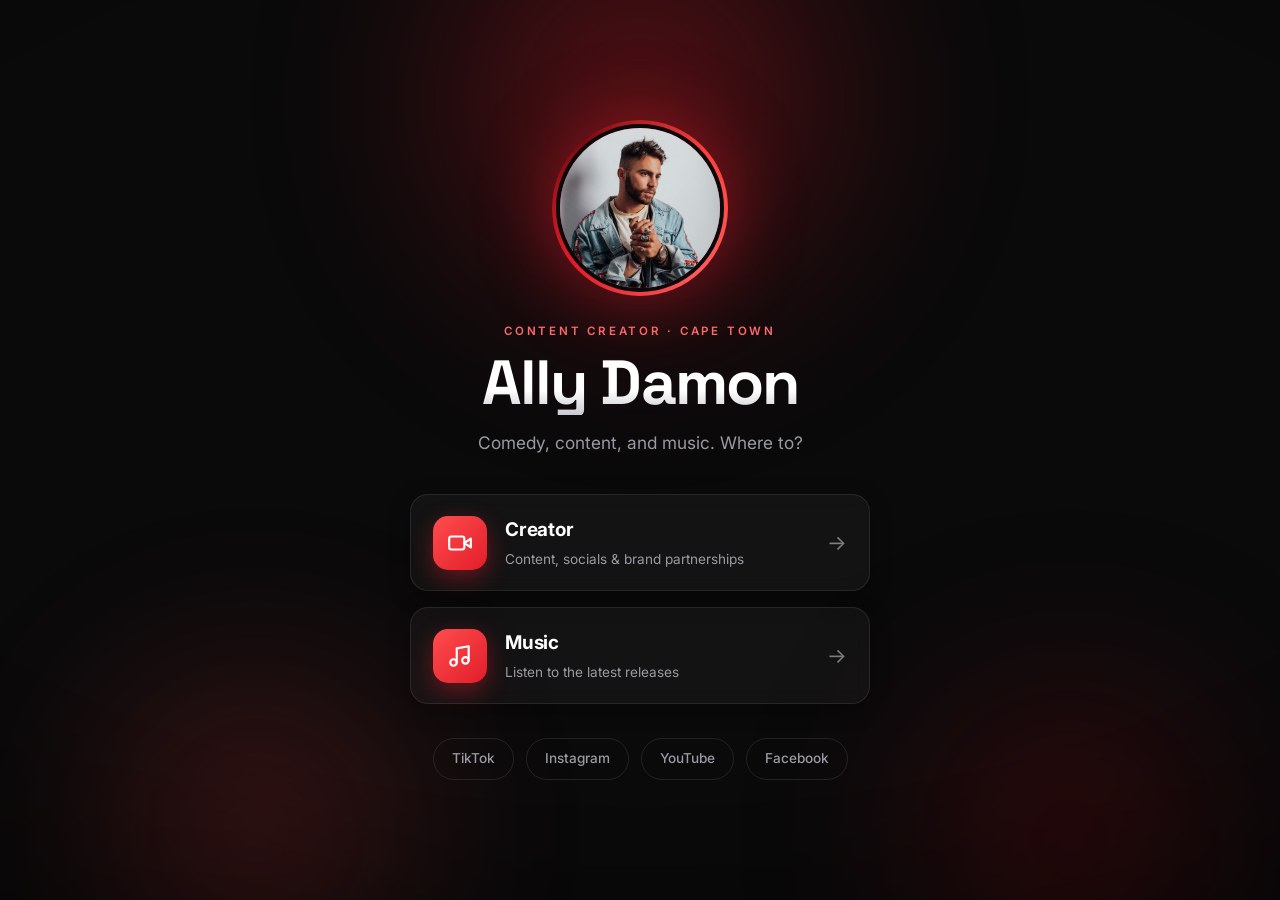
<file: index.html>
<!DOCTYPE html>
<html lang="en">
<head>
  <meta charset="UTF-8" />
  <meta name="viewport" content="width=device-width, initial-scale=1.0" />
  <title>Ally Damon</title>
  <meta name="description" content="Ally Damon — South African content creator, actor, and musician. His official home for comedy, content, and music." />
  <meta property="og:title" content="Ally Damon" />
  <meta property="og:description" content="Ally Damon’s official home for comedy, content, and music." />
  <meta property="og:type" content="website" />
  <meta property="og:url" content="https://www.theallydamon.com/" />
  <link rel="canonical" href="https://www.theallydamon.com/" />
  <script type="application/ld+json">
  {
    "@context": "https://schema.org",
    "@type": "Person",
    "@id": "https://www.theallydamon.com/#ally-damon",
    "name": "Ally Damon",
    "url": "https://www.theallydamon.com/",
    "image": "https://www.theallydamon.com/assets/ally-medium.jpg",
    "description": "Ally Damon is a South African content creator, music artist and actor based in Cape Town, best known for comedy on South African culture and everyday life.",
    "jobTitle": ["Content Creator", "Music Artist", "Actor"],
    "gender": "Male",
    "pronouns": "he/him",
    "homeLocation": {
      "@type": "Place",
      "name": "Cape Town, South Africa"
    },
    "sameAs": [
      "https://www.instagram.com/theallydamon",
      "https://www.tiktok.com/@theallydamon",
      "https://www.youtube.com/@theallydamon",
      "https://www.facebook.com/share/1AJPrdHmQT/?mibextid=wwXIfr"
    ]
  }
  </script>
  <link rel="icon" href="/favicon.ico" sizes="any" />
  <link rel="icon" type="image/png" sizes="32x32" href="/assets/favicon-32x32.png" />
  <link rel="icon" type="image/png" sizes="16x16" href="/assets/favicon-16x16.png" />
  <link rel="apple-touch-icon" href="/assets/apple-touch-icon.png" />
  <link rel="preconnect" href="https://fonts.googleapis.com" />
  <link rel="preconnect" href="https://fonts.gstatic.com" crossorigin />
  <link href="https://fonts.googleapis.com/css2?family=Inter:wght@400;500;600;700;800&family=Space+Grotesk:wght@500;600;700&display=swap" rel="stylesheet" />
  <link rel="stylesheet" href="styles.css" />
</head>
<body>
  <main class="splash">
    <div class="splash-bg" aria-hidden="true">
      <span class="blob b1"></span>
      <span class="blob b2"></span>
      <span class="blob b3"></span>
    </div>

    <div class="splash-inner">
    <div class="splash-photo-wrap">
      <img class="splash-photo" src="assets/ally-medium.jpg" alt="Ally Damon"
           onerror="this.parentElement.style.display='none'" />
    </div>

    <span class="splash-eyebrow">Content Creator · Cape Town</span>
    <h1>Ally Damon</h1>
    <p class="tagline">Comedy, content, and music. Where to?</p>

    <div class="splash-actions">
      <a class="splash-btn" href="creator.html">
        <span class="sb-icon">
          <svg viewBox="0 0 24 24" fill="none" stroke="currentColor" stroke-width="2" stroke-linecap="round" stroke-linejoin="round"><path d="m22 8-6 4 6 4V8Z"/><rect width="14" height="12" x="2" y="6" rx="2"/></svg>
        </span>
        <span class="sb-text">
          <span class="sb-title">Creator</span>
          <span class="sb-sub">Content, socials &amp; brand partnerships</span>
        </span>
        <span class="sb-arrow">→</span>
      </a>
      <a class="splash-btn music" href="music.html">
        <span class="sb-icon">
          <svg viewBox="0 0 24 24" fill="none" stroke="currentColor" stroke-width="2" stroke-linecap="round" stroke-linejoin="round"><path d="M9 18V5l11-2v13"/><circle cx="6" cy="18" r="3"/><circle cx="17" cy="16" r="3"/></svg>
        </span>
        <span class="sb-text">
          <span class="sb-title">Music</span>
          <span class="sb-sub">Listen to the latest releases</span>
        </span>
        <span class="sb-arrow">→</span>
      </a>
      <!-- Hidden per request
      <a class="splash-btn smm" href="SMM.html">
        <span class="sb-icon">
          <svg viewBox="0 0 24 24" fill="none" stroke="currentColor" stroke-width="2" stroke-linecap="round" stroke-linejoin="round"><polyline points="22 7 13.5 15.5 8.5 10.5 2 17"/><polyline points="16 7 22 7 22 13"/></svg>
        </span>
        <span class="sb-text">
          <span class="sb-title">Social Media Management</span>
          <span class="sb-sub">Strategy &amp; management for brands</span>
        </span>
        <span class="sb-arrow">→</span>
      </a>
      -->
    </div>

    <div class="splash-socials">
      <a href="https://www.tiktok.com/@theallydamon" target="_blank" rel="noopener">TikTok</a>
      <a href="https://www.instagram.com/theallydamon" target="_blank" rel="noopener">Instagram</a>
      <a href="https://www.youtube.com/@theallydamon" target="_blank" rel="noopener">YouTube</a>
      <a href="https://www.facebook.com/share/1AJPrdHmQT/?mibextid=wwXIfr" target="_blank" rel="noopener">Facebook</a>
    </div>
    </div><!-- /splash-inner -->
  </main>
</body>
</html>
</file>
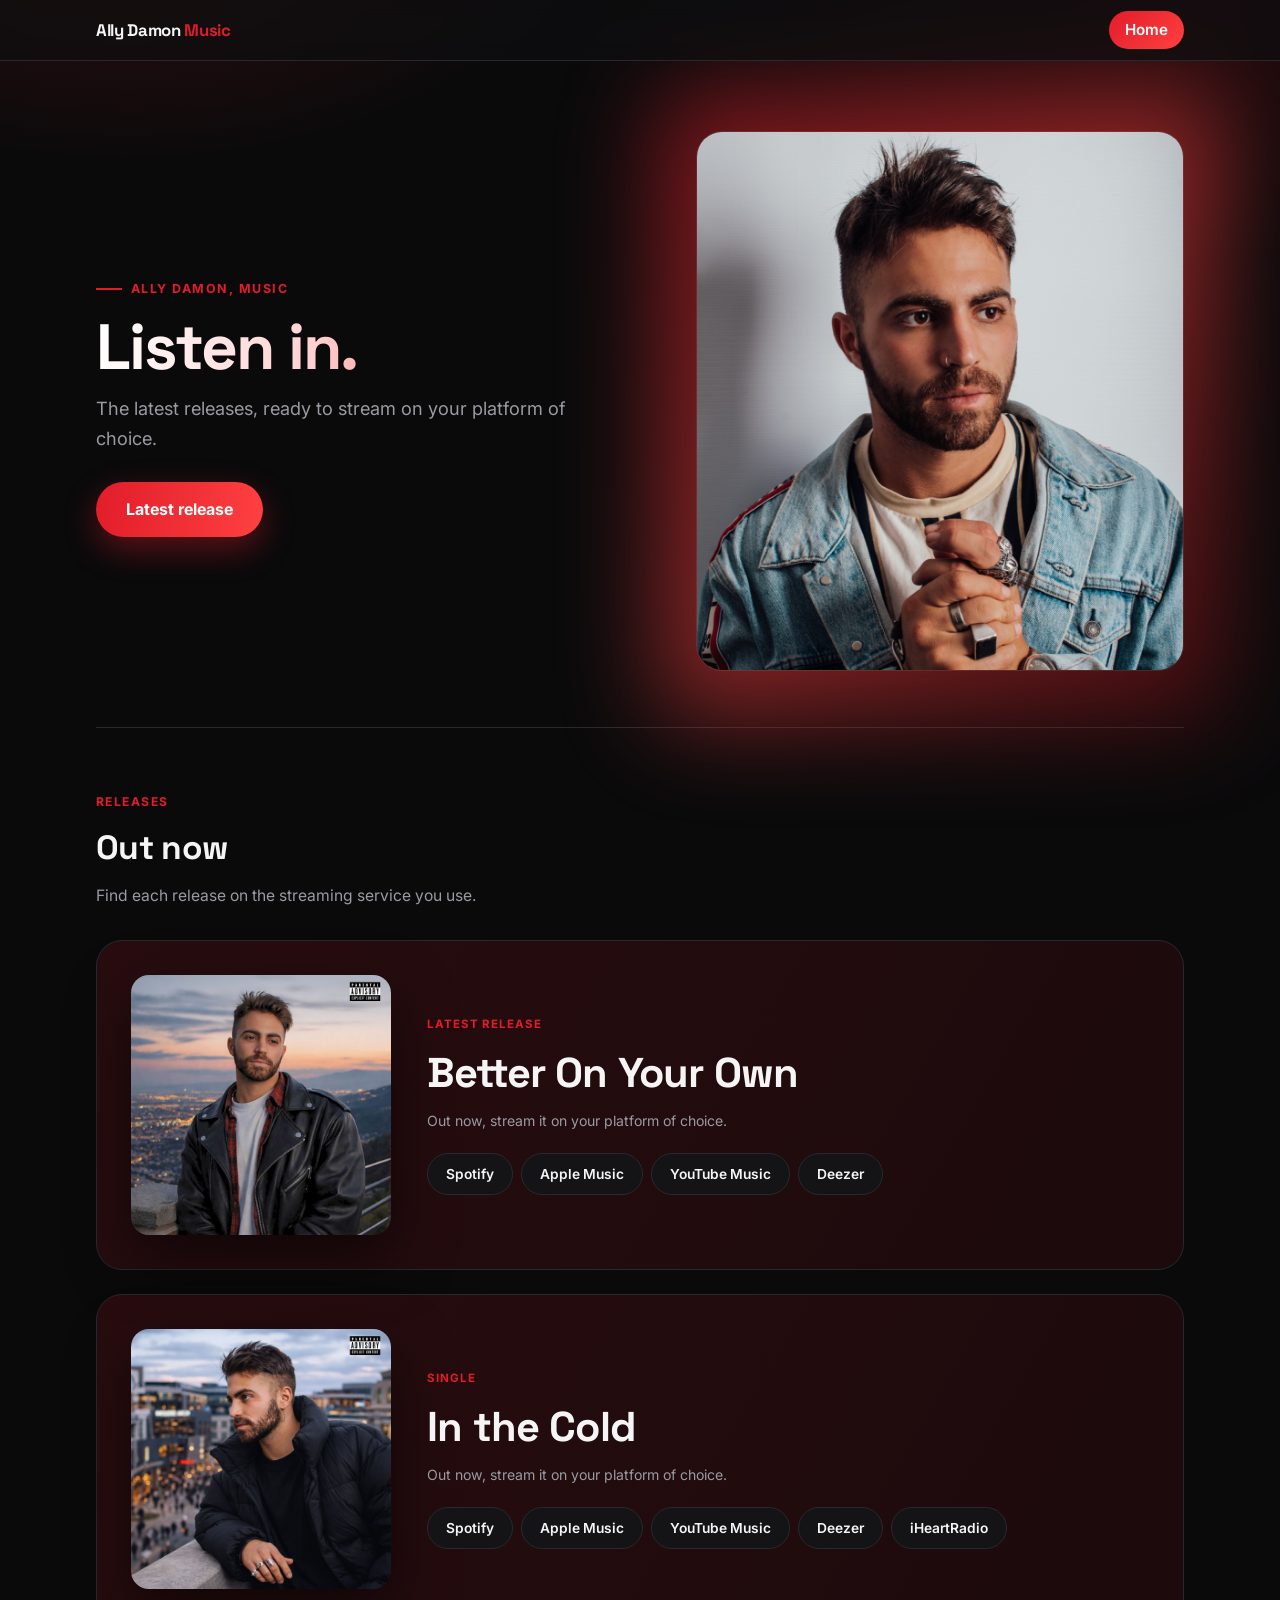
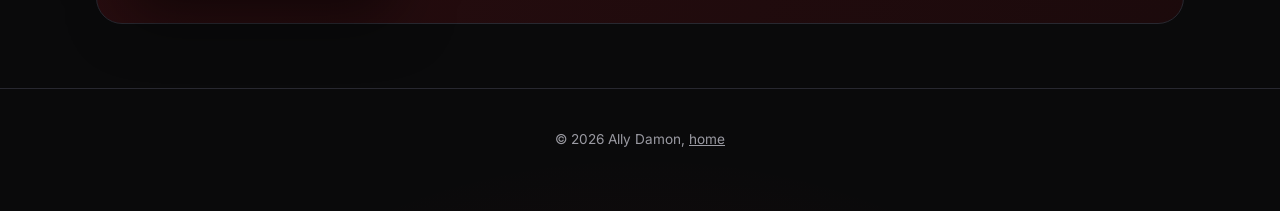
<file: music.html>
<!DOCTYPE html>
<html lang="en">
<head>
<meta charset="UTF-8" />
<meta name="viewport" content="width=device-width, initial-scale=1.0" />
<title>Ally Damon, Music</title>
<meta name="description" content="Listen to Ally Damon's latest music releases." />
<meta property="og:title" content="Ally Damon, Music" />
<meta property="og:description" content="Listen to Ally Damon's latest music releases." />
<meta property="og:type" content="website" />
<link rel="icon" href="/favicon.ico" sizes="any" />
<link rel="icon" type="image/png" sizes="32x32" href="/assets/favicon-32x32.png" />
<link rel="icon" type="image/png" sizes="16x16" href="/assets/favicon-16x16.png" />
<link rel="apple-touch-icon" href="/assets/apple-touch-icon.png" />
<link rel="preconnect" href="https://fonts.googleapis.com" />
<link rel="preconnect" href="https://fonts.gstatic.com" crossorigin />
<link href="https://fonts.googleapis.com/css2?family=Inter:wght@400;500;600;700;800&family=Space+Grotesk:wght@500;600;700&display=swap" rel="stylesheet" />
<link rel="stylesheet" href="styles.css?v=4" />
</head>
<body class="creator-pro music-pro">
<nav class="nav">
<div class="wrap">
<span class="brand">Ally Damon <span style="color:var(--accent)">Music</span></span>
<button class="nav-toggle" aria-label="Menu" aria-expanded="false" aria-controls="navLinks"><span></span><span></span><span></span></button>
<div class="links" id="navLinks">
<a class="nav-pill" href="index.html">Home</a>
</div>
</div>
</nav>
<header class="cpro-hero music-hero">
<div class="cpro-wrap cpro-hero-inner">
<div class="cpro-hero-text">
<span class="cpro-eyebrow">Ally Damon, Music</span>
<h1>Listen in.</h1>
<p class="cpro-lead">The latest releases, ready to stream on your platform of choice.</p>
<div class="cpro-cta-row"><a class="btn-lg btn-grad" href="#releases">Latest release</a></div>
</div>
<div class="cpro-portrait music-portrait"><img src="assets/music-hero.jpg" alt="Ally Damon" /></div>
</div>
</header>
<main class="cpro-wrap">
<section class="cpro-section" id="releases">
<div class="cpro-head">
<div class="cpro-kicker">Releases</div>
<h2>Out now</h2>
<p>Find each release on the streaming service you use.</p>
</div>
<div class="music-release-list">
<article class="music-feature">
<img class="cover" src="assets/better-on-your-own.jpg" alt="Better On Your Own single cover" />
<div class="music-info">
<div class="eyebrow">Latest Release</div>
<h3>Better On Your Own</h3>
<p class="sub">Out now, stream it on your platform of choice.</p>
<div class="pills">
<a class="pill brand-spotify" href="https://open.spotify.com/track/0rBRcjP5uEwyrd8n1b57Aw" target="_blank" rel="noopener">Spotify</a>
<a class="pill brand-apple" href="https://music.apple.com/us/song/better-on-your-own/6798075298" target="_blank" rel="noopener">Apple Music</a>
<a class="pill brand-yt" href="https://music.youtube.com/watch?v=Zv-XQuJZQDU&amp;si=nIGFZ5r0BKnUooRZ" target="_blank" rel="noopener">YouTube Music</a>
<a class="pill brand-deezer" href="https://link.deezer.com/s/341Xj4hjw32H68wPsOguk" target="_blank" rel="noopener">Deezer</a>
</div>
</div>
</article>
<article class="music-feature">
<img class="cover" src="assets/song-cover.jpg" alt="In the Cold single cover" />
<div class="music-info">
<div class="eyebrow">Single</div>
<h3>In the Cold</h3>
<p class="sub">Out now, stream it on your platform of choice.</p>
<div class="pills">
<a class="pill brand-spotify" href="https://open.spotify.com/album/6DT9CDrT38gmLGolGcbarC" target="_blank" rel="noopener">Spotify</a>
<a class="pill brand-apple" href="https://music.apple.com/za/album/in-the-cold-single/1884320792" target="_blank" rel="noopener">Apple Music</a>
<a class="pill brand-yt" href="https://music.youtube.com/watch?v=m2lHkrizxuM" target="_blank" rel="noopener">YouTube Music</a>
<a class="pill brand-deezer" href="https://www.deezer.com/album/937471061" target="_blank" rel="noopener">Deezer</a>
<a class="pill brand-iheart" href="https://www.iheart.com/artist/id-49983543/albums/id-386353900" target="_blank" rel="noopener">iHeartRadio</a>
</div>
</div>
</article>
</div>
</section>
</main>
<footer class="footer"><div class="cpro-wrap"><p>© <span id="yr"></span> Ally Damon, <a href="index.html">home</a></p></div></footer>
<script>document.getElementById('yr').textContent=new Date().getFullYear();document.querySelector('.nav-toggle').addEventListener('click',function(){var n=document.getElementById('navLinks');var open=n.classList.toggle('open');this.setAttribute('aria-expanded',open);});</script>
</body>
</html>
</file>
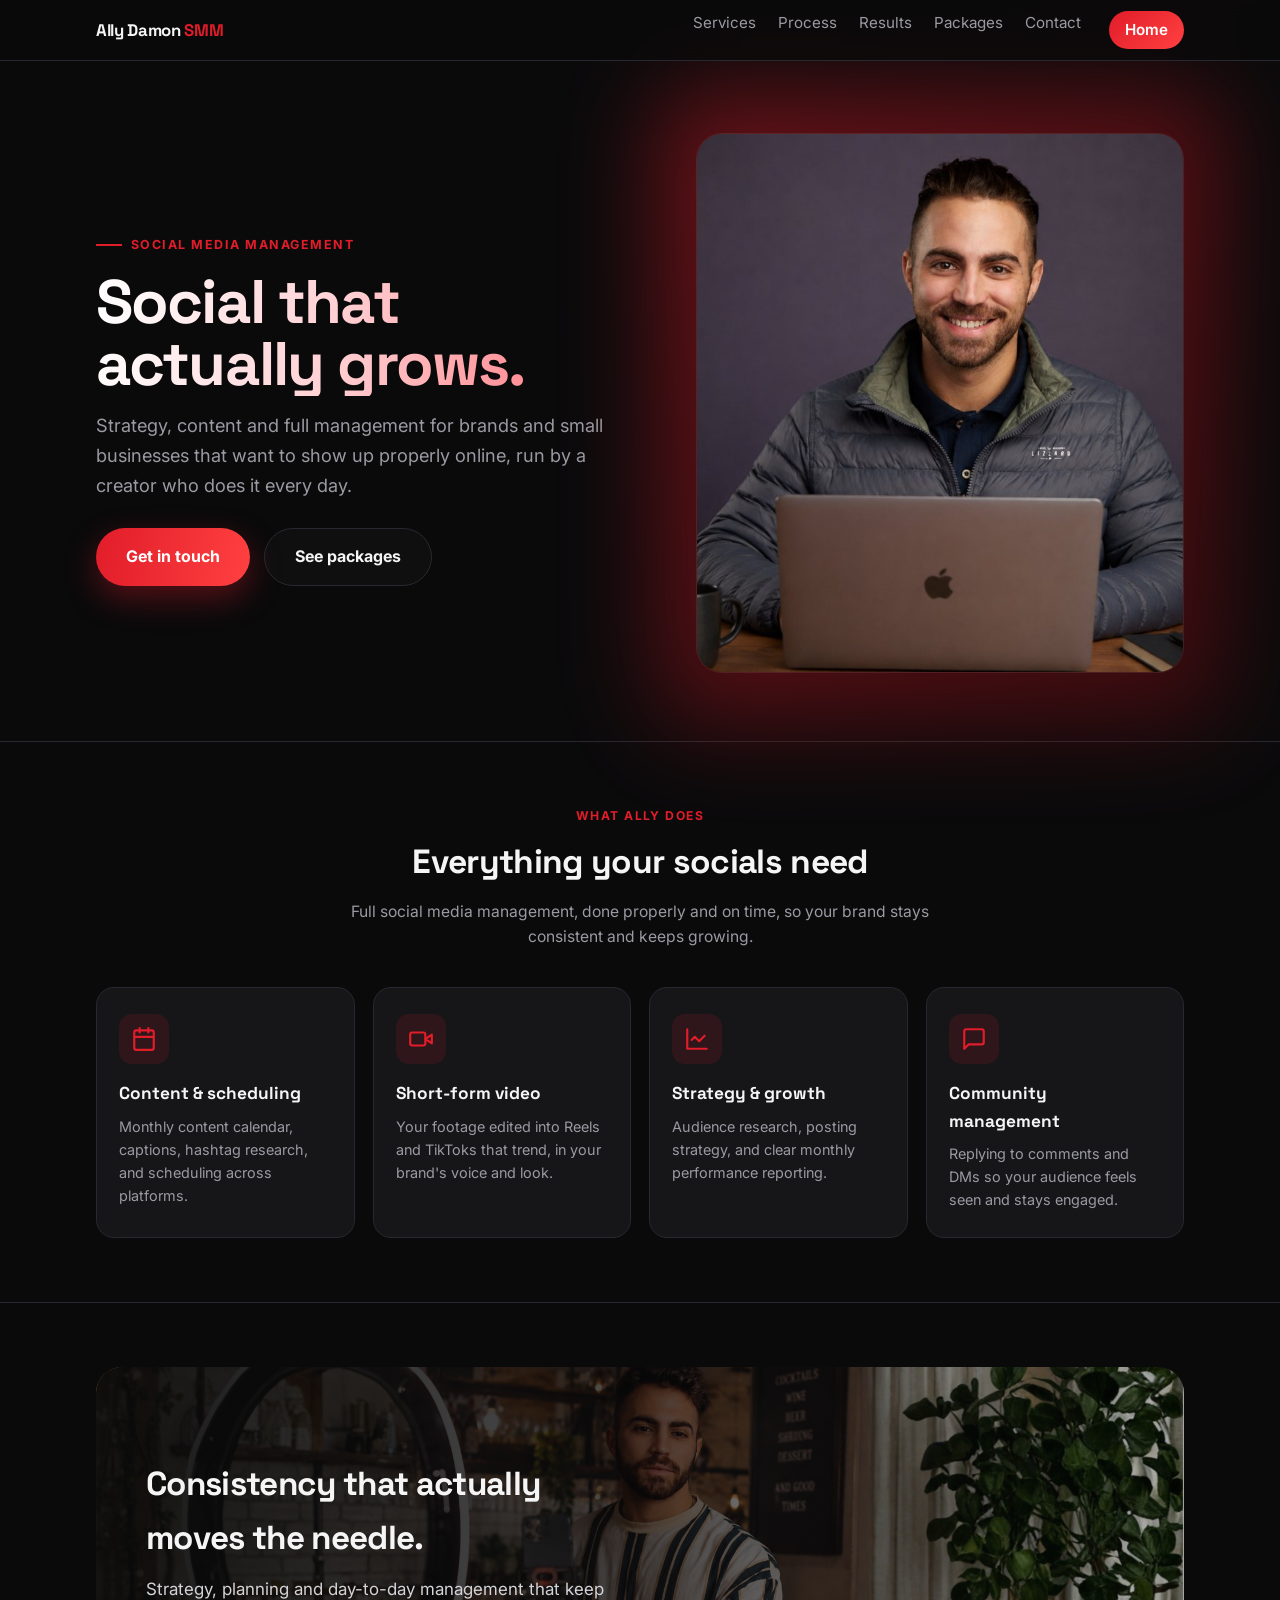
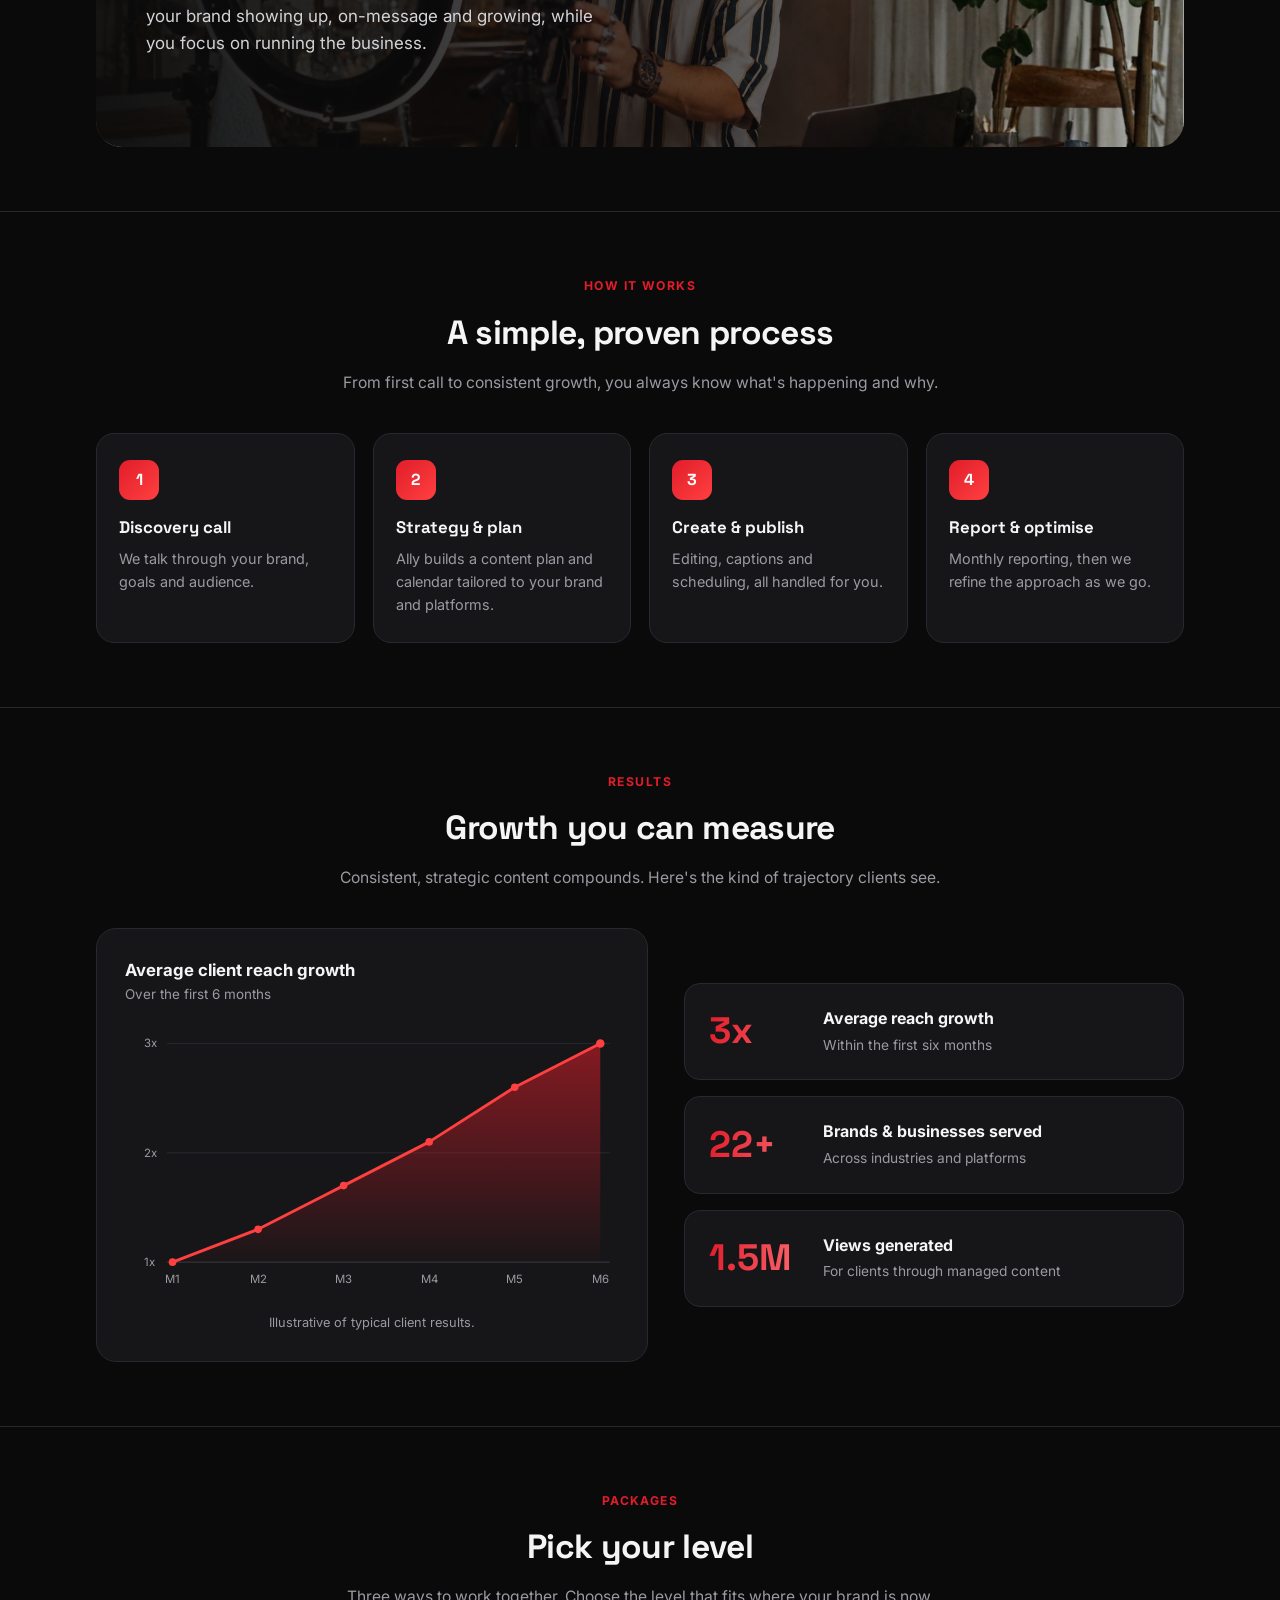
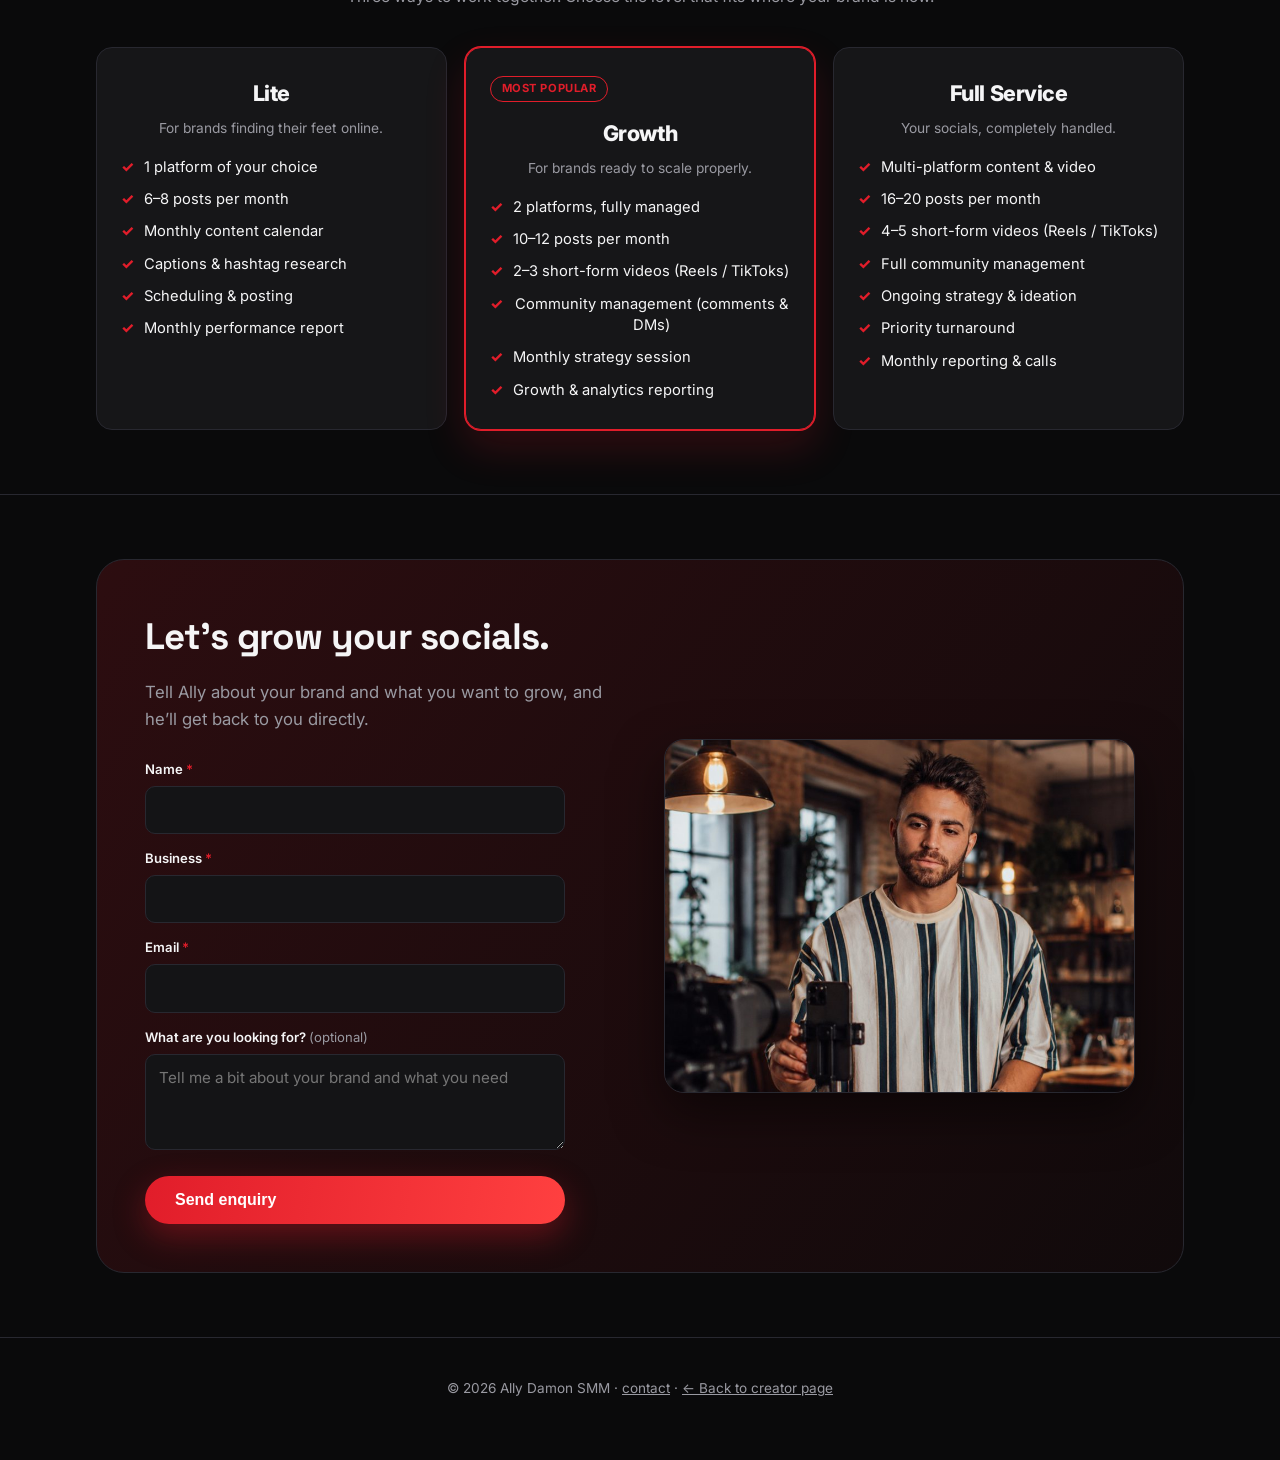
<file: SMM.html>
<!DOCTYPE html>
<html lang="en">
<head>
  <meta charset="UTF-8" />
  <meta name="viewport" content="width=device-width, initial-scale=1.0" />
  <title>Ally Damon SMM — Social Media Management</title>
  <meta name="description" content="Social media management for brands and small businesses. Strategy, content, and growth by Ally Damon and his team." />
  <link rel="canonical" href="https://www.theallydamon.com/SMM.html" />
  <link rel="icon" href="/favicon.ico" sizes="any" />
  <link rel="icon" type="image/png" sizes="32x32" href="/assets/favicon-32x32.png" />
  <link rel="icon" type="image/png" sizes="16x16" href="/assets/favicon-16x16.png" />
  <link rel="apple-touch-icon" href="/assets/apple-touch-icon.png" />
  <link rel="preconnect" href="https://fonts.googleapis.com" />
  <link rel="preconnect" href="https://fonts.gstatic.com" crossorigin />
  <link href="https://fonts.googleapis.com/css2?family=Inter:wght@400;500;600;700;800&family=Space+Grotesk:wght@500;600;700&display=swap" rel="stylesheet" />
  <link rel="stylesheet" href="styles.css" />
</head>
<body class="studio-theme smm-pro">
  <nav class="nav">
    <div class="wrap">
      <span class="brand">Ally Damon <span style="color:var(--accent)">SMM</span></span>
      <button class="nav-toggle" aria-label="Menu" aria-expanded="false" aria-controls="navLinks">
        <span></span><span></span><span></span>
      </button>
      <div class="links" id="navLinks">
        <a href="#services">Services</a>
        <a href="#process">Process</a>
        <a href="#results">Results</a>
        <a href="#pricing">Packages</a>
        <a href="#contact">Contact</a>
        <a class="nav-pill" href="index.html">Home</a>
      </div>
    </div>
  </nav>

  <!-- HERO -->
  <header class="smm-hero">
    <div class="smm-wrap smm-hero-inner">
      <div class="smm-hero-text">
        <span class="smm-eyebrow">Social Media Management</span>
        <h1>Social that actually grows.</h1>
        <p class="smm-lead">Strategy, content and full management for brands and small businesses that want to show up properly online, run by a creator who does it every day.</p>
        <div class="smm-cta-row">
          <a class="btn-lg btn-red" href="#contact">Get in touch</a>
          <a class="btn-lg btn-outline2" href="#pricing">See packages</a>
        </div>
      </div>
      <div class="smm-portrait">
        <img src="assets/smm-work.jpg" alt="Ally Damon creating content" />
      </div>
    </div>
  </header>

  <main>
    <!-- SERVICES -->
    <section class="smm-section center" id="services">
      <div class="smm-wrap">
        <div class="smm-head">
          <div class="smm-kicker">What Ally does</div>
          <h2>Everything your socials need</h2>
          <p class="lead">Full social media management, done properly and on time, so your brand stays consistent and keeps growing.</p>
        </div>
        <div class="smm-services">
          <div class="svc">
            <div class="ic"><svg viewBox="0 0 24 24" fill="none" stroke="currentColor" stroke-width="2" stroke-linecap="round" stroke-linejoin="round"><rect x="3" y="4" width="18" height="18" rx="2"/><path d="M16 2v4M8 2v4M3 10h18"/></svg></div>
            <h3>Content &amp; scheduling</h3>
            <p>Monthly content calendar, captions, hashtag research, and scheduling across platforms.</p>
          </div>
          <div class="svc">
            <div class="ic"><svg viewBox="0 0 24 24" fill="none" stroke="currentColor" stroke-width="2" stroke-linecap="round" stroke-linejoin="round"><path d="m22 8-6 4 6 4V8Z"/><rect width="14" height="12" x="2" y="6" rx="2"/></svg></div>
            <h3>Short-form video</h3>
            <p>Your footage edited into Reels and TikToks that trend, in your brand's voice and look.</p>
          </div>
          <div class="svc">
            <div class="ic"><svg viewBox="0 0 24 24" fill="none" stroke="currentColor" stroke-width="2" stroke-linecap="round" stroke-linejoin="round"><path d="M3 3v18h18"/><path d="m19 9-5 5-4-4-3 3"/></svg></div>
            <h3>Strategy &amp; growth</h3>
            <p>Audience research, posting strategy, and clear monthly performance reporting.</p>
          </div>
          <div class="svc">
            <div class="ic"><svg viewBox="0 0 24 24" fill="none" stroke="currentColor" stroke-width="2" stroke-linecap="round" stroke-linejoin="round"><path d="M21 15a2 2 0 0 1-2 2H7l-4 4V5a2 2 0 0 1 2-2h14a2 2 0 0 1 2 2z"/></svg></div>
            <h3>Community management</h3>
            <p>Replying to comments and DMs so your audience feels seen and stays engaged.</p>
          </div>
        </div>
      </div>
    </section>

    <!-- CINEMATIC BAND -->
    <section class="smm-section">
      <div class="smm-wrap">
        <div class="smm-band">
          <img src="assets/smm-band.jpg" alt="Ally Damon filming content on location" />
          <div class="veil"></div>
          <div class="band-in">
            <h2>Consistency that actually moves the needle.</h2>
            <p>Strategy, planning and day-to-day management that keep your brand showing up, on-message and growing, while you focus on running the business.</p>
          </div>
        </div>
      </div>
    </section>

    <!-- PROCESS -->
    <section class="smm-section center" id="process">
      <div class="smm-wrap">
        <div class="smm-head">
          <div class="smm-kicker">How it works</div>
          <h2>A simple, proven process</h2>
          <p class="lead">From first call to consistent growth, you always know what's happening and why.</p>
        </div>
        <div class="smm-steps">
          <div class="step">
            <div class="num">1</div>
            <h3>Discovery call</h3>
            <p>We talk through your brand, goals and audience.</p>
          </div>
          <div class="step">
            <div class="num">2</div>
            <h3>Strategy &amp; plan</h3>
            <p>Ally builds a content plan and calendar tailored to your brand and platforms.</p>
          </div>
          <div class="step">
            <div class="num">3</div>
            <h3>Create &amp; publish</h3>
            <p>Editing, captions and scheduling, all handled for you.</p>
          </div>
          <div class="step">
            <div class="num">4</div>
            <h3>Report &amp; optimise</h3>
            <p>Monthly reporting, then we refine the approach as we go.</p>
          </div>
        </div>
      </div>
    </section>

    <!-- RESULTS -->
    <section class="smm-section center" id="results">
      <div class="smm-wrap">
        <div class="smm-head">
          <div class="smm-kicker">Results</div>
          <h2>Growth you can measure</h2>
          <p class="lead">Consistent, strategic content compounds. Here's the kind of trajectory clients see.</p>
        </div>
        <div class="smm-results">
          <div class="smm-chart">
            <div class="ct">Average client reach growth</div>
            <div class="cs">Over the first 6 months</div>
            <svg viewBox="0 0 520 300" role="img" aria-label="Reach growth chart climbing from 1x to 3x over six months">
              <defs>
                <linearGradient id="redArea" x1="0" y1="0" x2="0" y2="1">
                  <stop offset="0%" stop-color="#e11d2a" stop-opacity="0.55"/>
                  <stop offset="100%" stop-color="#e11d2a" stop-opacity="0.02"/>
                </linearGradient>
              </defs>
              <!-- gridlines -->
              <line x1="44" y1="30" x2="510" y2="30" stroke="#282830"/>
              <line x1="44" y1="145" x2="510" y2="145" stroke="#282830"/>
              <line x1="44" y1="260" x2="510" y2="260" stroke="#3a3a42"/>
              <!-- y labels -->
              <text x="20" y="34" fill="#9a9aa2" font-size="12" font-family="Inter,sans-serif">3x</text>
              <text x="20" y="149" fill="#9a9aa2" font-size="12" font-family="Inter,sans-serif">2x</text>
              <text x="20" y="264" fill="#9a9aa2" font-size="12" font-family="Inter,sans-serif">1x</text>
              <!-- area + line -->
              <path d="M50,260 L140,225.5 L230,179.5 L320,133.5 L410,76 L500,30 L500,260 Z" fill="url(#redArea)"/>
              <path d="M50,260 L140,225.5 L230,179.5 L320,133.5 L410,76 L500,30" fill="none" stroke="#ff4040" stroke-width="3" stroke-linecap="round" stroke-linejoin="round"/>
              <!-- dots -->
              <g fill="#ff4040">
                <circle cx="50" cy="260" r="4"/><circle cx="140" cy="225.5" r="4"/><circle cx="230" cy="179.5" r="4"/>
                <circle cx="320" cy="133.5" r="4"/><circle cx="410" cy="76" r="4"/><circle cx="500" cy="30" r="4.5"/>
              </g>
              <!-- x labels -->
              <g fill="#9a9aa2" font-size="12" font-family="Inter,sans-serif" text-anchor="middle">
                <text x="50" y="282">M1</text><text x="140" y="282">M2</text><text x="230" y="282">M3</text>
                <text x="320" y="282">M4</text><text x="410" y="282">M5</text><text x="500" y="282">M6</text>
              </g>
            </svg>
            <div class="cap">Illustrative of typical client results.</div>
          </div>
          <div class="smm-metrics">
            <div class="smm-metric"><div class="n">3x</div><div class="t"><strong>Average reach growth</strong><span>Within the first six months</span></div></div>
            <div class="smm-metric"><div class="n">22+</div><div class="t"><strong>Brands &amp; businesses served</strong><span>Across industries and platforms</span></div></div>
            <div class="smm-metric"><div class="n">1.5M</div><div class="t"><strong>Views generated</strong><span>For clients through managed content</span></div></div>
          </div>
        </div>
      </div>
    </section>

    <!-- PACKAGES -->
    <section class="smm-section center" id="pricing">
      <div class="smm-wrap">
        <div class="smm-head">
          <div class="smm-kicker">Packages</div>
          <h2>Pick your level</h2>
          <p class="lead">Three ways to work together. Choose the level that fits where your brand is now.</p>
        </div>
        <div class="pricing-grid">
          <div class="pkg">
            <div class="tier">Lite</div>
            <div class="best">For brands finding their feet online.</div>
            <ul class="feature-list">
              <li>1 platform of your choice</li>
              <li>6–8 posts per month</li>
              <li>Monthly content calendar</li>
              <li>Captions &amp; hashtag research</li>
              <li>Scheduling &amp; posting</li>
              <li>Monthly performance report</li>
            </ul>
          </div>
          <div class="pkg featured">
            <span class="pop">Most popular</span>
            <div class="tier">Growth</div>
            <div class="best">For brands ready to scale properly.</div>
            <ul class="feature-list">
              <li>2 platforms, fully managed</li>
              <li>10–12 posts per month</li>
              <li>2–3 short-form videos (Reels / TikToks)</li>
              <li>Community management (comments &amp; DMs)</li>
              <li>Monthly strategy session</li>
              <li>Growth &amp; analytics reporting</li>
            </ul>
          </div>
          <div class="pkg">
            <div class="tier">Full Service</div>
            <div class="best">Your socials, completely handled.</div>
            <ul class="feature-list">
              <li>Multi-platform content &amp; video</li>
              <li>16–20 posts per month</li>
              <li>4–5 short-form videos (Reels / TikToks)</li>
              <li>Full community management</li>
              <li>Ongoing strategy &amp; ideation</li>
              <li>Priority turnaround</li>
              <li>Monthly reporting &amp; calls</li>
            </ul>
          </div>
        </div>
      </div>
    </section>

    <!-- CONTACT / WORK WITH ME -->
    <section class="smm-section" id="contact">
      <div class="smm-wrap">
        <div class="smm-cta">
          <div class="smm-cta-text">
            <h2>Let's grow your socials.</h2>
            <p>Tell Ally about your brand and what you want to grow, and he’ll get back to you directly.</p>
            <form id="smmContactForm" class="contact-inline" novalidate>
              <!-- Honeypot: hidden from people, bots tend to fill it. If it has a
                   value we treat the submission as spam and silently ignore it. -->
              <div class="kit-hp" aria-hidden="true">
                <label>Company website
                  <input type="text" name="company_website" tabindex="-1" autocomplete="off" />
                </label>
              </div>
              <label class="kit-field">
                <span>Name <i>*</i></span>
                <input type="text" name="name" autocomplete="name" required />
              </label>
              <label class="kit-field">
                <span>Business <i>*</i></span>
                <input type="text" name="brand" autocomplete="organization" required />
              </label>
              <label class="kit-field">
                <span>Email <i>*</i></span>
                <input type="email" name="email" autocomplete="email" required />
              </label>
              <label class="kit-field">
                <span>What are you looking for? <em>(optional)</em></span>
                <textarea name="campaign" rows="3" placeholder="Tell me a bit about your brand and what you need"></textarea>
              </label>
              <div class="kit-error" id="smmContactError" hidden></div>
              <button type="submit" class="btn-lg btn-red kit-submit">Send enquiry</button>
            </form>
            <div class="kit-success" id="smmContactSuccess" hidden>
              <div class="kit-check">✓</div>
              <h3>Message sent</h3>
              <p class="kit-sub">Thanks, Ally will get back to you soon.</p>
            </div>
          </div>
          <img src="assets/smm-hero.jpg" alt="Ally Damon at work" />
        </div>
      </div>
    </section>
<footer class="footer">
    <div class="wrap">
      <p>© <span id="yr"></span> Ally Damon SMM · <a href="#contact">contact</a> · <a href="creator.html">← Back to creator page</a></p>
    </div>
  </footer>
  <script src="forms.js"></script>
  <script>
    document.getElementById('yr').textContent = new Date().getFullYear();
    initContactForm({
      formId: 'smmContactForm', errorId: 'smmContactError',
      wrapId: 'smmContactForm', successId: 'smmContactSuccess',
      type: 'smm_enquiry', brandLabel: 'business'
    });
    (function () {
      var toggle = document.querySelector('.nav-toggle');
      var links  = document.getElementById('navLinks');
      if (!toggle || !links) return;
      toggle.addEventListener('click', function () {
        var open = links.classList.toggle('open');
        toggle.setAttribute('aria-expanded', open ? 'true' : 'false');
      });
      links.addEventListener('click', function (e) {
        if (e.target.tagName === 'A') {
          links.classList.remove('open');
          toggle.setAttribute('aria-expanded', 'false');
        }
      });
    })();
  </script>
</body>
</html>
</file>
<file: styles.css>
/* ===== Ally Damon — shared styles ===== */
:root {
  --bg: #0a0a0b;
  --bg-soft: #141416;
  --card: #161618;
  --text: #f5f5f6;
  --muted: #9a9aa2;
  --accent: #e11d2a;      /* premium red */
  --accent-2: #ff4040;    /* brighter red for gradients */
  --studio: #e11d2a;      /* SMM accent (red) */
  --border: #282830;
  --radius: 16px;
  --maxw: 720px;
  font-synthesis: none;
}

* { box-sizing: border-box; margin: 0; padding: 0; }

html { scroll-behavior: smooth; }

body {
  background: var(--bg);
  color: var(--text);
  font-family: "Inter", -apple-system, BlinkMacSystemFont, "Segoe UI", Roboto, Helvetica, Arial, sans-serif;
  line-height: 1.6;
  -webkit-font-smoothing: antialiased;
}

a { color: inherit; text-decoration: none; }

.wrap { max-width: var(--maxw); margin: 0 auto; padding: 0 20px; }

/* ===== Top nav ===== */
.nav {
  position: sticky; top: 0; z-index: 50;
  background: rgba(14,14,16,0.8);
  backdrop-filter: blur(10px);
  border-bottom: 1px solid var(--border);
}
.nav .wrap { display: flex; align-items: center; justify-content: space-between; height: 60px; }
.nav .brand { font-weight: 700; letter-spacing: -0.02em; }
.nav .links { display: flex; gap: 22px; font-size: 0.95rem; }
.nav .links a { color: var(--muted); transition: color .2s; }
.nav .links a:hover { color: var(--text); }
.nav-toggle { display: none; }  /* hamburger: shown only on phones (see media query) */

/* ===== Hero ===== */
.hero { text-align: center; padding: 64px 0 40px; }
.avatar {
  width: 120px; height: 120px; border-radius: 50%;
  margin: 0 auto 22px; object-fit: cover;
  background: linear-gradient(135deg, var(--accent), var(--accent-2));
  display: flex; align-items: center; justify-content: center;
  font-size: 2.6rem; font-weight: 700; color: #fff;
  border: 3px solid var(--border);
}
.hero h1 { font-size: clamp(2rem, 6vw, 3rem); letter-spacing: -0.03em; line-height: 1.1; }
.hero .tagline { color: var(--muted); margin-top: 12px; font-size: 1.1rem; }
.badges { display: flex; gap: 10px; justify-content: center; flex-wrap: wrap; margin-top: 18px; }
.badge { font-size: 0.8rem; color: var(--muted); border: 1px solid var(--border); padding: 4px 12px; border-radius: 999px; }

/* ===== Link buttons (link-in-bio) ===== */
.links-list { display: flex; flex-direction: column; gap: 12px; margin: 32px 0; }
.link-btn {
  display: flex; align-items: center; gap: 14px;
  background: var(--card); border: 1px solid var(--border);
  padding: 16px 20px; border-radius: var(--radius);
  font-weight: 600; transition: transform .15s, border-color .15s, background .15s;
}
.link-btn:hover { transform: translateY(-2px); border-color: var(--accent); background: var(--bg-soft); }
.link-btn .ico { width: 22px; text-align: center; font-size: 1.1rem; }
.link-btn .label { flex: 1; }
.link-btn .arrow { color: var(--muted); }

/* ===== Sections ===== */
.section { padding: 48px 0; border-top: 1px solid var(--border); }
.section h2 { font-size: 1.6rem; letter-spacing: -0.02em; margin-bottom: 8px; }
.section .sub { color: var(--muted); margin-bottom: 24px; }

/* ===== Brand CTA card ===== */
.cta-card {
  background: linear-gradient(135deg, rgba(225,29,42,0.20), rgba(120,10,16,0.10));
  border: 1px solid var(--border);
  border-radius: var(--radius);
  padding: 32px;
  text-align: center;
}
.cta-card h2 { margin-bottom: 10px; }
.btn {
  display: inline-block; margin-top: 18px;
  background: var(--accent); color: #fff;
  padding: 13px 28px; border-radius: 999px; font-weight: 700;
  transition: opacity .2s, transform .15s;
}
.btn:hover { opacity: .9; transform: translateY(-1px); }
.btn.studio { background: var(--studio); }
.btn.ghost { background: transparent; border: 1px solid var(--border); color: var(--text); }

/* ===== Stats ===== */
.stats { display: grid; grid-template-columns: repeat(3, 1fr); gap: 14px; margin: 24px 0; }
.stat { background: var(--card); border: 1px solid var(--border); border-radius: var(--radius); padding: 20px; text-align: center; }
.stat .num { font-size: 1.8rem; font-weight: 800; letter-spacing: -0.02em; }
.stat .lbl { color: var(--muted); font-size: 0.85rem; }

/* ===== Cards grid (services) ===== */
.grid { display: grid; grid-template-columns: repeat(auto-fit, minmax(220px, 1fr)); gap: 16px; }
.card { background: var(--card); border: 1px solid var(--border); border-radius: var(--radius); padding: 24px; }
.card h3 { margin-bottom: 8px; font-size: 1.15rem; }
.card p { color: var(--muted); font-size: 0.95rem; }

/* ===== Pricing ===== */
.price { font-size: 1.5rem; font-weight: 800; margin: 10px 0; }
.price small { font-size: 0.8rem; color: var(--muted); font-weight: 500; }

/* ===== Footer ===== */
.footer { text-align: center; color: var(--muted); font-size: 0.85rem; padding: 40px 0 60px; border-top: 1px solid var(--border); }
.footer a { color: var(--muted); text-decoration: underline; }

/* Studio page accent override */
.studio-theme .link-btn:hover { border-color: var(--studio); }
.studio-theme .avatar { background: linear-gradient(135deg, var(--studio), #7a0d14); }

@media (max-width: 480px) {
  .stats { grid-template-columns: 1fr 1fr; }
}

/* ===== Splash landing ===== */
.splash {
  position: relative; overflow: hidden;
  min-height: 100vh;
  display: flex; flex-direction: column;
  align-items: center; justify-content: center;
  text-align: center; padding: 56px 20px;
  background: #0a0a0b;
}
/* animated colour backdrop */
.splash-bg { position: absolute; inset: 0; z-index: 0; overflow: hidden; }
.splash-bg .blob { position: absolute; border-radius: 50%; filter: blur(90px); will-change: transform; }
.splash-bg .b1 {
  width: 560px; height: 560px; top: -180px; left: 50%; margin-left: -280px;
  background: radial-gradient(circle, rgba(225,29,42,0.85), transparent 68%);
  opacity: .55; animation: floatA 15s ease-in-out infinite;
}
.splash-bg .b2 {
  width: 460px; height: 460px; bottom: -160px; left: 2%;
  background: radial-gradient(circle, rgba(255,64,64,0.7), transparent 68%);
  opacity: .4; animation: floatB 18s ease-in-out infinite;
}
.splash-bg .b3 {
  width: 420px; height: 420px; bottom: -150px; right: 0%;
  background: radial-gradient(circle, rgba(140,12,18,0.9), transparent 68%);
  opacity: .5; animation: floatC 20s ease-in-out infinite;
}
/* vignette for depth */
.splash::after {
  content: ""; position: absolute; inset: 0; z-index: 0; pointer-events: none;
  background: radial-gradient(120% 90% at 50% 40%, transparent 55%, rgba(0,0,0,0.6) 100%);
}
@keyframes floatA { 0%,100%{transform:translate(0,0)} 50%{transform:translate(-24px,26px)} }
@keyframes floatB { 0%,100%{transform:translate(0,0)} 50%{transform:translate(30px,-20px)} }
@keyframes floatC { 0%,100%{transform:translate(0,0)} 50%{transform:translate(-26px,-22px)} }
@media (prefers-reduced-motion: reduce) { .splash-bg .blob { animation: none; } }

.splash-inner {
  position: relative; z-index: 1;
  display: flex; flex-direction: column; align-items: center;
  width: 100%; max-width: 460px;
}

.splash-photo-wrap {
  position: relative; margin-bottom: 26px; padding: 4px; border-radius: 50%;
  background: conic-gradient(from 140deg, #ff5a5a, #e11d2a, #7a0a10, #ff4040, #ff5a5a);
  box-shadow: 0 0 70px rgba(225,29,42,0.5);
}
.splash-photo {
  width: 168px; height: 168px; border-radius: 50%; display: block;
  object-fit: cover; object-position: center 16%;
  border: 4px solid #0a0a0b;
  background: linear-gradient(135deg, var(--accent), var(--accent-2));
}

.splash-eyebrow {
  font-size: 0.72rem; letter-spacing: 0.24em; text-transform: uppercase;
  font-weight: 600; color: #ff6b6b; margin-bottom: 12px;
}
.splash h1 {
  font-family: "Space Grotesk", "Inter", sans-serif;
  font-size: clamp(2.6rem, 9vw, 3.9rem); letter-spacing: -0.03em; line-height: 1.0;
  font-weight: 700;
  background: linear-gradient(180deg, #ffffff 60%, #c9c9d0);
  -webkit-background-clip: text; background-clip: text; color: transparent;
}
.splash .tagline { color: var(--muted); margin-top: 14px; font-size: 1.08rem; max-width: 34ch; }

.splash-actions {
  display: flex; flex-direction: column; gap: 16px;
  margin-top: 38px; width: 100%; max-width: 460px;
}
.splash-btn {
  display: flex; align-items: center; gap: 18px; text-align: left;
  width: 100%; padding: 20px 22px; border-radius: 18px;
  background: rgba(255,255,255,0.04);
  border: 1px solid rgba(255,255,255,0.09);
  backdrop-filter: blur(8px); -webkit-backdrop-filter: blur(8px);
  box-shadow: 0 6px 22px rgba(0,0,0,0.3);
  transition: transform .2s ease, border-color .2s ease, background .2s ease, box-shadow .2s ease;
}
.splash-btn:hover {
  transform: translateY(-3px);
  border-color: rgba(225,29,42,0.65);
  background: rgba(225,29,42,0.07);
  box-shadow: 0 16px 44px rgba(225,29,42,0.3);
}
.splash-btn .sb-icon {
  flex: 0 0 auto; width: 54px; height: 54px; border-radius: 15px;
  display: flex; align-items: center; justify-content: center; color: #fff;
  background: linear-gradient(135deg, #ff4d4d, #e11d2a);
  box-shadow: 0 8px 22px rgba(225,29,42,0.4);
}
.splash-btn.smm .sb-icon { background: linear-gradient(135deg, #e11d2a, #8c0c12); }
.splash-btn .sb-icon svg { width: 26px; height: 26px; }
.splash-btn .sb-text { flex: 1; display: flex; flex-direction: column; gap: 3px; min-width: 0; }
.splash-btn .sb-title { font-weight: 700; font-size: 1.18rem; color: #fff; letter-spacing: -0.01em; }
.splash-btn .sb-sub { font-weight: 400; font-size: 0.85rem; color: var(--muted); }
.splash-btn .sb-arrow { flex: 0 0 auto; color: #fff; opacity: .45; font-size: 1.3rem; transition: transform .2s ease, opacity .2s ease; }
.splash-btn:hover .sb-arrow { transform: translateX(5px); opacity: 1; }

.splash-socials { margin-top: 34px; display: flex; gap: 12px; flex-wrap: wrap; justify-content: center; }
.splash-socials a {
  padding: 9px 18px; border-radius: 999px; font-size: 0.85rem; font-weight: 500;
  color: var(--muted); border: 1px solid rgba(255,255,255,0.1);
  transition: color .2s ease, border-color .2s ease, background .2s ease;
}
.splash-socials a:hover { color: #fff; border-color: rgba(225,29,42,0.6); background: rgba(225,29,42,0.08); }

/* ===== SMM packages ===== */
.pricing-grid {
  display: grid;
  grid-template-columns: repeat(3, 1fr);
  gap: 18px; align-items: stretch;
}
@media (max-width: 640px) {
  .pricing-grid { grid-template-columns: 1fr; }
}
.pkg {
  background: var(--card); border: 1px solid var(--border);
  border-radius: var(--radius); padding: 28px 24px;
  display: flex; flex-direction: column;
  transition: transform .15s, border-color .15s;
}
.pkg:hover { transform: translateY(-3px); border-color: var(--studio); }
.pkg.featured { border-color: var(--studio); box-shadow: 0 0 0 1px var(--studio), 0 18px 40px rgba(225,29,42,0.18); }
.pkg .pop {
  align-self: flex-start; font-size: 0.7rem; font-weight: 700;
  text-transform: uppercase; letter-spacing: 0.05em; color: var(--studio);
  border: 1px solid var(--studio); border-radius: 999px; padding: 3px 11px; margin-bottom: 14px;
}
.pkg .tier { font-size: 1.35rem; font-weight: 800; letter-spacing: -0.02em; }
.pkg .best { color: var(--muted); font-size: 0.86rem; margin-top: 6px; }
.feature-list { list-style: none; margin-top: 18px; display: flex; flex-direction: column; gap: 11px; }
.feature-list li { display: flex; gap: 10px; align-items: flex-start; font-size: 0.92rem; line-height: 1.45; color: var(--text); }
.feature-list li::before { content: "✓"; color: var(--studio); font-weight: 800; flex-shrink: 0; }

/* ===== Hero portrait photo (rounded rectangle) ===== */
.hero-photo {
  width: 200px; height: 264px; object-fit: cover; object-position: center top;
  border-radius: 24px; border: 1px solid var(--border);
  box-shadow: 0 22px 55px rgba(0,0,0,0.55);
  margin: 0 auto 24px; display: block;
}

/* ===== Creator: social tiles + two-line link labels ===== */
.link-btn .thumb {
  width: 40px; height: 40px; border-radius: 11px; flex-shrink: 0;
  display: flex; align-items: center; justify-content: center;
}
.link-btn .thumb svg { width: 22px; height: 22px; }
.thumb.ig { background: linear-gradient(45deg,#feda75,#fa7e1e,#d62976,#962fbf,#4f5bd5); }
.thumb.tt { background: #000; border: 1px solid #2a2a31; }
.thumb.yt { background: #ff0000; }
.thumb.fb { background: #1877f2; }
.thumb.more { background: var(--bg-soft); border: 1px solid var(--border); font-size: 1.3rem; }
.link-btn .label { display: flex; flex-direction: column; line-height: 1.25; }
.link-btn .label strong { font-weight: 700; }
.link-btn .label small { color: var(--muted); font-size: 0.8rem; font-weight: 500; }

/* ===== Creator: Music section ===== */
.music-card {
  display: flex; gap: 20px; align-items: center;
  background: var(--card); border: 1px solid var(--border);
  border-radius: var(--radius); padding: 20px;
}
.music-cover {
  width: 120px; height: 120px; border-radius: 12px; object-fit: cover;
  flex-shrink: 0; box-shadow: 0 10px 26px rgba(0,0,0,0.45);
}
.music-info { flex: 1; min-width: 0; }
.eyebrow { font-size: 0.72rem; font-weight: 700; text-transform: uppercase; letter-spacing: 0.08em; color: var(--accent); }
.music-info h3 { font-size: 1.5rem; font-weight: 800; letter-spacing: -0.02em; margin: 4px 0 2px; }
.music-info .sub { color: var(--muted); font-size: 0.88rem; margin-bottom: 14px; }
.pills { display: flex; flex-wrap: wrap; gap: 8px; }
.pill {
  font-size: 0.82rem; font-weight: 600; color: var(--text);
  background: var(--bg-soft); border: 1px solid var(--border);
  padding: 7px 14px; border-radius: 999px; transition: border-color .15s, transform .15s;
}
.pill:hover { transform: translateY(-1px); border-color: var(--accent); }

@media (max-width: 480px) {
  .music-card { flex-direction: column; text-align: center; align-items: center; }
  .pills { justify-content: center; }
}

/* ============================================================
   CREATOR PRO — premium wide desktop layout
   ============================================================ */
body.creator-pro {
  background:
    radial-gradient(820px 520px at 10% -8%, rgba(225,29,42,0.22), transparent 60%),
    radial-gradient(780px 540px at 94% -4%, rgba(120,10,16,0.30), transparent 62%),
    radial-gradient(900px 700px at 50% 120%, rgba(225,29,42,0.10), transparent 60%),
    var(--bg);
}
.creator-pro .nav .wrap,
.cpro-wrap { max-width: 1160px; margin: 0 auto; padding: 0 36px; }
.cpro-wrap { width: 100%; }
.creator-pro .nav { background: rgba(14,14,16,0.72); }
.creator-pro .nav .brand { font-family: "Space Grotesk", Inter, sans-serif; font-size: 1.05rem; }

.font-display { font-family: "Space Grotesk", Inter, sans-serif; }

/* ---- HERO ---- */
.cpro-hero { padding: 70px 0 56px; }
.cpro-hero-inner {
  display: grid; grid-template-columns: 1.05fr 0.95fr;
  gap: 60px; align-items: center;
}
.cpro-eyebrow {
  display: inline-flex; gap: 9px; align-items: center;
  font-size: 0.78rem; font-weight: 700; letter-spacing: 0.12em;
  text-transform: uppercase; color: var(--accent);
}
.cpro-eyebrow::before { content: ""; width: 26px; height: 2px; background: var(--accent); display: inline-block; }
.cpro-hero h1 {
  font-family: "Space Grotesk", Inter, sans-serif;
  font-size: clamp(3.2rem, 5vw, 4.8rem); line-height: 1.0;
  letter-spacing: -0.03em; margin: 16px 0 14px;
  background: linear-gradient(100deg, #ffffff 0%, #ffd2d2 40%, #ff6b6b 74%, #e11d2a 100%);
  -webkit-background-clip: text; background-clip: text; color: transparent;
}
.cpro-lead { color: var(--muted); font-size: 1.14rem; line-height: 1.65; max-width: 48ch; }
.cpro-cta-row { display: flex; gap: 14px; margin-top: 28px; flex-wrap: wrap; }
.btn-lg {
  padding: 15px 30px; font-size: 1.0rem; font-weight: 700; border-radius: 999px;
  display: inline-flex; gap: 9px; align-items: center;
  transition: transform .15s, box-shadow .2s, border-color .2s, opacity .2s;
}
.btn-grad { color: #fff; background: linear-gradient(100deg, var(--accent), var(--accent-2)); box-shadow: 0 12px 32px rgba(225,29,42,0.38); }
.btn-grad:hover { transform: translateY(-2px); box-shadow: 0 16px 40px rgba(225,29,42,0.55); }
.btn-outline { color: var(--text); border: 1px solid var(--border); background: rgba(255,255,255,0.02); }
.btn-outline:hover { border-color: var(--accent); transform: translateY(-2px); }
.cpro-chips { display: flex; gap: 30px; margin-top: 38px; }
.cpro-chip .n { font-family: "Space Grotesk", Inter, sans-serif; font-size: 1.8rem; font-weight: 700; line-height: 1; }
.cpro-chip .l { color: var(--muted); font-size: 0.8rem; margin-top: 5px; }

.cpro-portrait { position: relative; }
.cpro-portrait::before {
  content: ""; position: absolute; inset: -8%;
  background: linear-gradient(135deg, #e11d2a, #ff4040, #7a0d14);
  filter: blur(48px); opacity: 0.5; border-radius: 36px; z-index: 0;
}
.cpro-portrait img {
  position: relative; z-index: 1; width: 100%; height: 540px;
  object-fit: cover; object-position: center 16%;
  border-radius: 26px; border: 1px solid rgba(255,255,255,0.08);
}
.cpro-portrait .float-badge {
  position: absolute; z-index: 2; bottom: 22px; left: 22px; right: 22px;
  background: rgba(20,20,24,0.72); backdrop-filter: blur(12px);
  border: 1px solid rgba(255,255,255,0.1); border-radius: 16px;
  padding: 14px 18px; display: flex; align-items: center; gap: 12px;
}
.float-badge .dot { width: 9px; height: 9px; border-radius: 50%; background: #22c55e; box-shadow: 0 0 0 4px rgba(34,197,94,0.2); }
.float-badge span { font-size: 0.88rem; color: var(--text); }

/* ---- SECTIONS ---- */
.cpro-section { padding: 64px 0; border-top: 1px solid var(--border); }
.cpro-head { margin-bottom: 32px; }
.cpro-kicker { font-size: 0.76rem; text-transform: uppercase; letter-spacing: 0.12em; color: var(--accent); font-weight: 700; margin-bottom: 10px; }
.cpro-head h2 { font-family: "Space Grotesk", Inter, sans-serif; font-size: 2.1rem; letter-spacing: -0.02em; }
.cpro-head p { color: var(--muted); font-size: 0.98rem; margin-top: 8px; max-width: 60ch; }

/* ---- AUDIENCE: stat cards + chart ---- */
.cpro-audience { display: grid; grid-template-columns: 1fr 1.05fr; gap: 24px; align-items: stretch; }
.stat-cards { display: grid; grid-template-columns: 1fr 1fr; gap: 16px; }
.stat-card { background: var(--card); border: 1px solid var(--border); border-radius: 18px; padding: 26px; }
.stat-card .n { font-family: "Space Grotesk", Inter, sans-serif; font-size: 2.5rem; font-weight: 700; line-height: 1;
  background: linear-gradient(100deg, var(--accent), #ff6b6b); -webkit-background-clip: text; background-clip: text; color: transparent; }
.stat-card .l { color: var(--muted); font-size: 0.86rem; margin-top: 8px; }
.chart-card { background: var(--card); border: 1px solid var(--border); border-radius: 18px; padding: 28px; display: flex; flex-direction: column; justify-content: center; }
.chart-card .ct { font-weight: 700; font-size: 1rem; margin-bottom: 6px; }
.chart-card .cs { color: var(--muted); font-size: 0.82rem; margin-bottom: 18px; }
.bar-row { display: flex; align-items: center; gap: 14px; margin: 13px 0; }
.bar-row .pl { width: 96px; font-size: 0.86rem; color: var(--text); display: flex; align-items: center; gap: 9px; }
.bar-row .pl .thumb { width: 26px; height: 26px; border-radius: 7px; }
.bar-row .pl .thumb svg { width: 15px; height: 15px; }
.bar-track { flex: 1; background: var(--bg-soft); border-radius: 999px; height: 13px; overflow: hidden; }
.bar-fill { height: 100%; border-radius: 999px; }
.bar-row .v { width: 46px; text-align: right; font-weight: 700; font-size: 0.86rem; font-family: "Space Grotesk", Inter, sans-serif; }

/* ---- SOCIAL CARDS ---- */
.social-grid { display: grid; grid-template-columns: repeat(3, 1fr); gap: 16px; }
.social-card { background: var(--card); border: 1px solid var(--border); border-radius: 20px; padding: 24px; display: flex; flex-direction: column; gap: 16px; transition: transform .15s, border-color .15s, box-shadow .2s; }
.social-card:hover { transform: translateY(-5px); border-color: var(--accent); box-shadow: 0 18px 40px rgba(0,0,0,0.4); }
.thumb.lg { width: 48px; height: 48px; border-radius: 13px; }
.thumb.lg svg { width: 26px; height: 26px; }
.social-card .sc-name { font-weight: 700; font-size: 1.05rem; }
.social-card .sc-handle { color: var(--muted); font-size: 0.84rem; margin-top: 2px; }
.social-card .sc-count { font-family: "Space Grotesk", Inter, sans-serif; font-size: 1.7rem; font-weight: 700; margin-top: auto; }
.social-card .sc-count small { display: block; font-size: 0.78rem; color: var(--muted); font-weight: 500; font-family: Inter, sans-serif; }

/* ---- MUSIC FEATURE ---- */
.music-feature {
  display: grid; grid-template-columns: 260px 1fr; gap: 36px; align-items: center;
  background: linear-gradient(120deg, rgba(225,29,42,0.14), rgba(120,10,16,0.16));
  border: 1px solid var(--border); border-radius: 26px; padding: 34px;
}
.music-release-list { display: grid; gap: 24px; }
.music-pro .music-hero { padding-bottom: 48px; }
.music-pro .music-portrait img { object-position: center top; }
.music-feature .cover { width: 100%; border-radius: 18px; box-shadow: 0 24px 60px rgba(0,0,0,0.55); display: block; }
.music-feature .eyebrow { color: var(--accent); }
.music-feature h3 { font-family: "Space Grotesk", Inter, sans-serif; font-size: 2.6rem; font-weight: 700; letter-spacing: -0.02em; margin: 6px 0 4px; }
.music-feature .sub { color: var(--muted); margin-bottom: 20px; }
.pill.brand-spotify:hover { border-color: #1db954; color: #1db954; }
.pill.brand-apple:hover { border-color: #fc3c44; color: #fc3c44; }
.pill.brand-yt:hover { border-color: #ff0000; color: #ff5252; }
.pill.brand-deezer:hover { border-color: #a238ff; color: #c084fc; }
.pill.brand-iheart:hover { border-color: #c6002b; color: #ff5252; }
.music-feature .pill { padding: 9px 18px; font-size: 0.86rem; }

/* ---- MORE CARDS ---- */
.more-grid { display: grid; grid-template-columns: repeat(3, 1fr); gap: 16px; }
.more-card { background: var(--card); border: 1px solid var(--border); border-radius: 18px; padding: 24px; display: flex; gap: 16px; align-items: flex-start; transition: transform .15s, border-color .15s; }
.more-card:hover { transform: translateY(-4px); border-color: var(--accent); }
.more-card .ic { font-size: 1.7rem; line-height: 1; }
.more-card .mt { font-weight: 700; font-size: 1rem; }
.more-card .md { color: var(--muted); font-size: 0.85rem; margin-top: 4px; }

/* ---- BRAND PARTNERSHIPS CTA ---- */
.cpro-cta {
  position: relative; overflow: hidden; text-align: center;
  background: linear-gradient(125deg, rgba(225,29,42,0.20), rgba(120,10,16,0.18));
  border: 1px solid var(--border); border-radius: 28px; padding: 56px 48px;
}
.cpro-cta::before { content: ""; position: absolute; top: -40%; left: 50%; transform: translateX(-50%); width: 520px; height: 520px; background: radial-gradient(circle, rgba(225,29,42,0.28), transparent 65%); }
.cpro-cta > * { position: relative; }
.cpro-cta h2 { font-family: "Space Grotesk", Inter, sans-serif; font-size: 2.4rem; letter-spacing: -0.02em; }
.cpro-cta p { color: var(--muted); max-width: 52ch; margin: 12px auto 0; font-size: 1.02rem; }
.cpro-cta-stats { display: flex; justify-content: center; gap: 56px; margin: 32px 0; }
.cpro-cta-stats .n { font-family: "Space Grotesk", Inter, sans-serif; font-size: 2.6rem; font-weight: 700;
  background: linear-gradient(100deg, var(--accent), #ff6b6b); -webkit-background-clip: text; background-clip: text; color: transparent; }
.cpro-cta-stats .l { color: var(--muted); font-size: 0.84rem; margin-top: 4px; }
.cpro-collabs { display: flex; flex-wrap: wrap; gap: 10px; justify-content: center; margin-top: 30px; }
.collab-chip { font-size: 0.8rem; color: var(--muted); border: 1px solid var(--border); background: rgba(255,255,255,0.02); padding: 6px 14px; border-radius: 999px; }
.cpro-cta-btns { margin-top: 28px; display: flex; gap: 14px; justify-content: center; flex-wrap: wrap; }
.cpro-contact { max-width: 420px; margin: 36px auto 0; padding-top: 32px; border-top: 1px solid var(--border); text-align: left; }
.cpro-contact h3 { font-family: "Space Grotesk", Inter, sans-serif; font-size: 1.1rem; text-align: center; margin: 0 0 18px; }
.contact-inline { display: block; margin-top: 26px; max-width: 420px; }

@media (max-width: 900px) {
  .cpro-hero-inner { grid-template-columns: 1fr; gap: 36px; }
  .cpro-audience { grid-template-columns: 1fr; }
  .social-grid { grid-template-columns: repeat(2, 1fr); }
  .more-grid { grid-template-columns: 1fr; }
  .music-feature { grid-template-columns: 1fr; }
}

/* ============================================================
   SMM PRO — premium wide desktop layout (red theme)
   ============================================================ */
body.smm-pro {
  background:
    radial-gradient(820px 520px at 8% -8%, rgba(225,29,42,0.22), transparent 60%),
    radial-gradient(760px 540px at 95% -6%, rgba(120,10,16,0.30), transparent 62%),
    radial-gradient(900px 700px at 50% 120%, rgba(225,29,42,0.10), transparent 60%),
    var(--bg);
}
.smm-pro .nav .wrap, .smm-wrap { max-width: 1160px; margin: 0 auto; padding: 0 36px; }
.smm-wrap { width: 100%; }
.smm-pro .nav { background: rgba(10,10,11,0.72); }
.smm-pro .nav .brand { font-family: "Space Grotesk", Inter, sans-serif; font-size: 1.05rem; }
.smm-pro h1, .smm-pro h2, .smm-pro h3, .smm-pro .font-display { font-family: "Space Grotesk", Inter, sans-serif; }

/* hero */
.smm-hero { padding: 72px 0 60px; }
.smm-hero-inner { display: grid; grid-template-columns: 1.05fr 0.95fr; gap: 60px; align-items: center; }
.smm-eyebrow { display: inline-flex; gap: 9px; align-items: center; font-size: 0.78rem; font-weight: 700; letter-spacing: 0.12em; text-transform: uppercase; color: var(--accent); }
.smm-eyebrow::before { content: ""; width: 26px; height: 2px; background: var(--accent); display: inline-block; }
.smm-hero h1 { font-size: clamp(3rem, 4.8vw, 4.6rem); line-height: 1.02; letter-spacing: -0.03em; margin: 16px 0 14px;
  background: linear-gradient(100deg, #ffffff 0%, #ffd0d3 45%, #ff6b73 100%); -webkit-background-clip: text; background-clip: text; color: transparent; }
.smm-lead { color: var(--muted); font-size: 1.14rem; line-height: 1.65; max-width: 48ch; }
.smm-cta-row { display: flex; gap: 14px; margin-top: 28px; flex-wrap: wrap; }
.btn-lg { padding: 15px 30px; font-size: 1rem; font-weight: 700; border-radius: 999px; display: inline-flex; gap: 9px; align-items: center; transition: transform .15s, box-shadow .2s, border-color .2s, opacity .2s; }
.btn-red { color: #fff; background: linear-gradient(100deg, #e11d2a, #ff4040); box-shadow: 0 12px 32px rgba(225,29,42,0.35); }
.btn-red:hover { transform: translateY(-2px); box-shadow: 0 16px 40px rgba(225,29,42,0.5); }
.btn-outline2 { color: var(--text); border: 1px solid var(--border); background: rgba(255,255,255,0.02); }
.btn-outline2:hover { border-color: var(--accent); transform: translateY(-2px); }
.smm-chips { display: flex; gap: 34px; margin-top: 40px; }
.smm-chip .n { font-family: "Space Grotesk", Inter, sans-serif; font-size: 1.9rem; font-weight: 700; line-height: 1; }
.smm-chip .l { color: var(--muted); font-size: 0.8rem; margin-top: 5px; }

.smm-portrait { position: relative; }
.smm-portrait::before { content: ""; position: absolute; inset: -8%; background: linear-gradient(135deg, #e11d2a, #7a0d14); filter: blur(48px); opacity: 0.45; border-radius: 36px; z-index: 0; }
.smm-portrait img { position: relative; z-index: 1; width: 100%; height: 540px; object-fit: cover; object-position: center 18%; border-radius: 26px; border: 1px solid rgba(255,255,255,0.08); }
.smm-portrait .float-badge { position: absolute; z-index: 2; bottom: 22px; left: 22px; right: 22px; background: rgba(16,16,18,0.74); backdrop-filter: blur(12px); border: 1px solid rgba(255,255,255,0.1); border-radius: 16px; padding: 14px 18px; display: flex; align-items: center; gap: 12px; }
.smm-portrait .float-badge .dot { width: 9px; height: 9px; border-radius: 50%; background: #22c55e; box-shadow: 0 0 0 4px rgba(34,197,94,0.2); }
.smm-portrait .float-badge span { font-size: 0.88rem; color: var(--text); }

/* sections */
.smm-section { padding: 64px 0; border-top: 1px solid var(--border); }
.smm-section.center { text-align: center; }
.smm-kicker { font-size: 0.76rem; text-transform: uppercase; letter-spacing: 0.12em; color: var(--accent); font-weight: 700; margin-bottom: 10px; }
.smm-section h2 { font-size: 2.1rem; letter-spacing: -0.02em; }
.smm-section .lead { color: var(--muted); font-size: 0.98rem; margin: 10px auto 0; max-width: 62ch; }
.smm-head { margin-bottom: 38px; }

/* services */
.smm-services { display: grid; grid-template-columns: repeat(4, 1fr); gap: 18px; }
.svc { background: var(--card); border: 1px solid var(--border); border-radius: 18px; padding: 26px 22px; text-align: left; transition: transform .15s, border-color .15s; }
.svc:hover { transform: translateY(-5px); border-color: var(--accent); }
.svc .ic { width: 50px; height: 50px; border-radius: 13px; background: rgba(225,29,42,0.12); color: var(--accent); display: flex; align-items: center; justify-content: center; margin-bottom: 16px; }
.svc .ic svg { width: 26px; height: 26px; }
.svc h3 { font-size: 1.08rem; margin-bottom: 7px; }
.svc p { color: var(--muted); font-size: 0.9rem; }

/* cinematic band */
.smm-band { position: relative; border-radius: 26px; overflow: hidden; min-height: 380px; display: flex; align-items: center; }
.smm-band > img { position: absolute; inset: 0; width: 100%; height: 100%; object-fit: cover; object-position: center 28%; }
.smm-band .veil { position: absolute; inset: 0; background: linear-gradient(90deg, rgba(10,10,11,0.95) 0%, rgba(10,10,11,0.72) 48%, rgba(10,10,11,0.2) 100%); }
.smm-band .band-in { position: relative; padding: 50px; max-width: 580px; }
.smm-band h2 { font-size: clamp(1.9rem, 2.6vw, 2.5rem); letter-spacing: -0.02em; }
.smm-band p { color: #d4d4d8; margin-top: 12px; font-size: 1.06rem; line-height: 1.6; }

/* process */
.smm-steps { display: grid; grid-template-columns: repeat(4, 1fr); gap: 18px; }
.step { background: var(--card); border: 1px solid var(--border); border-radius: 18px; padding: 26px 22px; text-align: left; }
.step .num { width: 40px; height: 40px; border-radius: 11px; background: linear-gradient(135deg, #e11d2a, #ff4040); color: #fff; font-weight: 800; display: flex; align-items: center; justify-content: center; margin-bottom: 14px; font-family: "Space Grotesk", Inter, sans-serif; }
.step h3 { font-size: 1.05rem; margin-bottom: 6px; }
.step p { color: var(--muted); font-size: 0.9rem; }

/* results + chart */
.smm-results { display: grid; grid-template-columns: 1.05fr 0.95fr; gap: 36px; align-items: center; text-align: left; }
.smm-chart { background: var(--card); border: 1px solid var(--border); border-radius: 20px; padding: 28px; }
.smm-chart .ct { font-weight: 700; font-size: 1.05rem; }
.smm-chart .cs { color: var(--muted); font-size: 0.84rem; margin-bottom: 10px; }
.smm-chart svg { width: 100%; height: auto; display: block; }
.smm-chart .cap { color: var(--muted); font-size: 0.8rem; text-align: center; margin-top: 12px; }
.smm-metrics { display: flex; flex-direction: column; gap: 16px; }
.smm-metric { background: var(--card); border: 1px solid var(--border); border-radius: 16px; padding: 22px 24px; display: flex; align-items: center; gap: 18px; }
.smm-metric .n { font-family: "Space Grotesk", Inter, sans-serif; font-size: 2.3rem; font-weight: 700; color: transparent; background: linear-gradient(100deg, #e11d2a, #ff6b73); -webkit-background-clip: text; background-clip: text; min-width: 96px; line-height: 1; }
.smm-metric .t strong { display: block; font-size: 1rem; }
.smm-metric .t span { color: var(--muted); font-size: 0.86rem; }

/* CTA */
.smm-cta { display: grid; grid-template-columns: 1fr 1fr; gap: 48px; align-items: center; background: linear-gradient(125deg, rgba(225,29,42,0.16), rgba(120,10,16,0.06)); border: 1px solid var(--border); border-radius: 28px; padding: 48px; text-align: left; }
.smm-cta h2 { font-size: 2.3rem; letter-spacing: -0.02em; }
.smm-cta p { color: var(--muted); margin-top: 12px; font-size: 1.05rem; }
.smm-cta-btns { display: flex; gap: 14px; margin-top: 26px; flex-wrap: wrap; }
.smm-cta img { width: 100%; aspect-ratio: 4/3; object-fit: cover; object-position: center 18%; border-radius: 20px; border: 1px solid var(--border); box-shadow: 0 20px 50px rgba(0,0,0,0.5); }

@media (max-width: 980px) {
  .smm-hero-inner, .smm-results, .smm-cta { grid-template-columns: 1fr; gap: 34px; }
  .smm-services, .smm-steps { grid-template-columns: repeat(2, 1fr); }
  .smm-portrait img { height: 420px; }
}

/* ===== Media kit gated download modal ===== */
.kit-overlay{
  position:fixed; inset:0; z-index:1000;
  display:none; align-items:center; justify-content:center;
  padding:20px; background:rgba(0,0,0,.72); backdrop-filter:blur(4px);
}
.kit-overlay.show{ display:flex; }
.kit-modal{
  position:relative; width:100%; max-width:460px;
  background:var(--card); border:1px solid var(--border);
  border-radius:var(--radius); padding:32px 28px;
  box-shadow:0 24px 80px rgba(0,0,0,.6);
  animation:kitIn .22s ease;
}
@keyframes kitIn{ from{ opacity:0; transform:translateY(12px) scale(.98);} to{ opacity:1; transform:none;} }
.kit-close{
  position:absolute; top:12px; right:14px;
  background:none; border:none; color:var(--muted);
  font-size:1.8rem; line-height:1; cursor:pointer; padding:4px 8px;
}
.kit-close:hover{ color:#fff; }
.kit-body h3{ margin:6px 0 4px; font-size:1.5rem; }
.kit-sub{ color:var(--muted); font-size:.92rem; margin-bottom:18px; }
.kit-field{ display:block; margin-bottom:14px; }
.kit-field > span{ display:block; font-size:.82rem; font-weight:600; margin-bottom:6px; }
.kit-field i{ color:var(--accent); font-style:normal; }
.kit-field em{ color:var(--muted); font-weight:400; font-style:normal; }
.kit-field input,
.kit-field textarea{
  width:100%; box-sizing:border-box;
  background:var(--bg-soft); border:1px solid var(--border);
  border-radius:10px; padding:11px 13px;
  color:inherit; font:inherit; font-size:.95rem;
}
.kit-field input:focus,
.kit-field textarea:focus{ outline:none; border-color:var(--accent); }
.kit-field textarea{ resize:vertical; }
.kit-submit{ width:100%; margin-top:4px; border:none; cursor:pointer; }
.kit-submit:disabled{ opacity:.6; cursor:default; }
.kit-error{
  background:rgba(225,29,42,.12); border:1px solid rgba(225,29,42,.4);
  color:#ff8a8a; font-size:.86rem; padding:9px 12px;
  border-radius:10px; margin-bottom:12px;
}
.kit-fine{ color:var(--muted); font-size:.72rem; text-align:center; margin-top:12px; }
/* Honeypot: kept in the DOM for bots but off-screen and untabbable for people */
.kit-hp{ position:absolute; left:-9999px; width:1px; height:1px; overflow:hidden; }
.kit-success{ text-align:center; }
.kit-success .btn-lg{ margin-top:8px; cursor:pointer; }
.kit-check{
  width:56px; height:56px; margin:4px auto 14px;
  display:flex; align-items:center; justify-content:center;
  border-radius:50%; font-size:1.7rem; color:#fff;
  background:linear-gradient(135deg,var(--accent),var(--accent-2));
}

/* ===== Cross-page nav pill (Creator <-> SMM) ===== */
.nav .links a.nav-pill{
  color:#fff;
  background:linear-gradient(135deg,var(--accent),var(--accent-2));
  padding:7px 16px;
  border-radius:999px;
  font-weight:600;
  margin-left:6px;
  transition:transform .15s ease, filter .15s ease;
}
.nav .links a.nav-pill:hover{
  color:#fff;
  transform:translateY(-1px);
  filter:brightness(1.08);
}

/* ============================================================
   MOBILE OPTIMISATION (phones)
   Everything below lives inside media queries, so the desktop
   layout above is completely untouched. These rules only
   activate at small screen widths and override specific
   properties (heights, padding, grid columns, nav behaviour).
   ============================================================ */

/* --- Phones & small tablets (<= 768px) --- */
@media (max-width: 768px) {
  /* Safety net: never allow accidental sideways scrolling */
  html, body { overflow-x: hidden; }

  /* Nav: collapse the links into a hamburger dropdown on phones. */
  .nav .wrap { height: 56px; position: relative; }
  .nav .brand { flex: 0 0 auto; font-size: 0.98rem; }

  /* hamburger button */
  .nav-toggle {
    display: inline-flex; flex-direction: column; justify-content: center; gap: 5px;
    width: 42px; height: 42px; padding: 0; margin-left: auto;
    background: none; border: 0; cursor: pointer;
  }
  .nav-toggle span {
    display: block; width: 22px; height: 2px; margin: 0 auto; border-radius: 2px;
    background: var(--text); transition: transform .2s ease, opacity .2s ease;
  }
  .nav-toggle[aria-expanded="true"] span:nth-child(1) { transform: translateY(7px) rotate(45deg); }
  .nav-toggle[aria-expanded="true"] span:nth-child(2) { opacity: 0; }
  .nav-toggle[aria-expanded="true"] span:nth-child(3) { transform: translateY(-7px) rotate(-45deg); }

  /* dropdown panel */
  .nav .links {
    position: absolute; top: 56px; left: 0; right: 0;
    flex-direction: column; align-items: stretch; gap: 0;
    background: rgba(14,14,16,0.97);
    backdrop-filter: blur(10px); -webkit-backdrop-filter: blur(10px);
    border-bottom: 1px solid var(--border);
    padding: 6px 0;
    max-height: 0; overflow: hidden;
    opacity: 0; pointer-events: none;
    transition: max-height .28s ease, opacity .2s ease;
  }
  .nav .links.open {
    max-height: 80vh; overflow-y: auto;
    opacity: 1; pointer-events: auto;
  }
  .nav .links a {
    padding: 13px 24px; font-size: 1rem; color: var(--text);
    border-bottom: 1px solid rgba(255,255,255,0.05);
  }
  .nav .links a:last-child { border-bottom: 0; }
  .nav .links a.nav-pill {
    margin: 10px 24px 6px; padding: 11px 16px;
    text-align: center; border-radius: 999px;
  }
}

/* --- Phones (<= 600px) --- */
@media (max-width: 600px) {
  /* Tighter vertical rhythm */
  .cpro-section, .smm-section { padding: 44px 0; }
  .cpro-hero { padding: 40px 0 34px; }
  .smm-hero  { padding: 40px 0 34px; }
  .cpro-wrap, .smm-wrap, .creator-pro .nav .wrap, .smm-pro .nav .wrap { padding: 0 20px; }

  /* Section headings a touch smaller */
  .cpro-head h2, .smm-section h2 { font-size: 1.7rem; }

  /* Hero portraits shorter so the text/CTAs sit higher up */
  .cpro-portrait img { height: 360px; }
  .smm-portrait img  { height: 330px; }

  /* Services: single column for comfortable reading */
  .smm-services { grid-template-columns: 1fr; }

  /* Creator: the same stats appear in the closing brand CTA, so drop
     this duplicate set under "A bit of everything" on mobile.
     The audience-by-platform chart stays. */
  .cpro-audience .stat-cards { display: none; }

  /* Creator "Follow along": compact list rows (icon · name · count)
     instead of tall stacked blocks that felt clunky on phones. */
  .social-grid { grid-template-columns: 1fr; gap: 12px; }
  .social-card { flex-direction: row; align-items: center; gap: 14px; padding: 16px 18px; }
  .social-card .sc-count { margin-top: 0; margin-left: auto; text-align: right; font-size: 1.5rem; }

  /* Brand partnerships CTA (creator) */
  .cpro-cta { padding: 38px 22px; border-radius: 22px; }
  .cpro-cta h2 { font-size: 1.9rem; }
  .cpro-cta-stats { gap: 22px; flex-wrap: wrap; }
  .cpro-cta-stats .n { font-size: 2.1rem; }

  /* Music feature */
  .music-feature { padding: 22px; gap: 22px; }
  .music-feature h3 { font-size: 2rem; }

  /* Cinematic band: shorter, lighter padding, top-to-bottom veil
     so the heading stays legible over the photo on a narrow screen */
  .smm-band { min-height: 300px; }
  .smm-band .band-in { padding: 30px 24px; }
  .smm-band .veil { background: linear-gradient(180deg, rgba(10,10,11,0.55) 0%, rgba(10,10,11,0.86) 100%); }

  /* SMM contact CTA */
  .smm-cta { padding: 30px 24px; }
  .smm-cta h2 { font-size: 1.9rem; }
  .smm-cta img { aspect-ratio: 16/10; }

  /* Comfortable, full-width tap targets for primary actions */
  .btn-lg { padding: 14px 24px; }
  .cpro-cta-row .btn-lg,
  .smm-cta-row .btn-lg,
  .cpro-cta-btns .btn-lg,
  .smm-cta-btns .btn-lg { flex: 1 1 auto; justify-content: center; }
}

/* --- Small phones (<= 400px) --- */
@media (max-width: 400px) {
  /* Drop the remaining 2-up grids to single column */
  .smm-steps { grid-template-columns: 1fr; }
  .social-grid { grid-template-columns: 1fr; }
  .cpro-portrait img { height: 320px; }
  .smm-portrait img  { height: 300px; }
}

/* ============================================================
   INTERACTIVE HOVER POLISH (desktop / hover-capable devices)
   Extends the existing service-card lift to more sections on the
   creator + SMM pages. Wrapped in @media (hover: hover) so touch
   screens never trigger a stuck hover state. Layout is unaffected.
   ============================================================ */
@media (hover: hover) {
  /* --- Creator --- */
  /* audience stat cards */
  .stat-card { transition: transform .18s ease, border-color .18s ease, box-shadow .2s ease; }
  .stat-card:hover { transform: translateY(-4px); border-color: var(--accent); box-shadow: 0 14px 32px rgba(0,0,0,.35); }

  /* audience "by platform" chart card */
  .chart-card { transition: border-color .2s ease, box-shadow .2s ease; }
  .chart-card:hover { border-color: rgba(225,29,42,.5); box-shadow: 0 14px 34px rgba(0,0,0,.3); }

  /* music feature block */
  .music-feature { transition: transform .2s ease, border-color .2s ease, box-shadow .25s ease; }
  .music-feature:hover { transform: translateY(-3px); border-color: rgba(225,29,42,.5); box-shadow: 0 20px 46px rgba(0,0,0,.4); }

  /* --- SMM --- */
  /* process steps (mirrors the service-card behaviour) */
  .step { transition: transform .15s ease, border-color .15s ease, box-shadow .2s ease; }
  .step:hover { transform: translateY(-5px); border-color: var(--accent); box-shadow: 0 16px 36px rgba(0,0,0,.38); }
  .step .num { transition: transform .15s ease, box-shadow .2s ease; }
  .step:hover .num { transform: scale(1.08); box-shadow: 0 8px 20px rgba(225,29,42,.45); }

  /* results metrics */
  .smm-metric { transition: transform .15s ease, border-color .15s ease, box-shadow .2s ease; }
  .smm-metric:hover { transform: translateY(-4px); border-color: var(--accent); box-shadow: 0 14px 32px rgba(0,0,0,.35); }

  /* results chart */
  .smm-chart { transition: border-color .2s ease, box-shadow .2s ease; }
  .smm-chart:hover { border-color: rgba(225,29,42,.5); box-shadow: 0 16px 36px rgba(0,0,0,.3); }

  /* cinematic band, gentle slow image zoom */
  .smm-band > img { transition: transform .6s ease; }
  .smm-band:hover > img { transform: scale(1.045); }

  /* --- Shared: collaboration chips --- */
  .collab-chip { transition: border-color .15s ease, color .15s ease, background .15s ease; }
  .collab-chip:hover { border-color: var(--accent); color: var(--text); background: rgba(225,29,42,.08); }
}


/* =====================================================
   FEATURES SECTION — video feature cards + scroll reveal
   Added for the "Featured in" section on creator.html
   ===================================================== */
.feature-grid {
  display: grid;
  grid-template-columns: repeat(2, 1fr);
  gap: 20px;
}

.feature-card {
  position: relative;
  display: flex;
  flex-direction: column;
  background: var(--card);
  border: 1px solid var(--border);
  border-radius: 18px;
  overflow: hidden;
  text-decoration: none;
  color: var(--text);
  transition: transform .25s ease, border-color .25s ease, box-shadow .25s ease;
  will-change: transform;
}
.feature-card:hover,
.feature-card.previewing {
  transform: translateY(-6px);
  border-color: var(--accent);
  box-shadow: 0 18px 50px rgba(225,29,42,.20);
}

.feature-card.feature-hero {
  grid-column: 1 / -1;
}

.fc-media {
  position: relative;
  aspect-ratio: 16 / 9;
  overflow: hidden;
  background: #000;
}
.feature-hero .fc-media { aspect-ratio: 21 / 9; }

.fc-thumb,
.fc-preview {
  position: absolute;
  inset: 0;
  width: 100%;
  height: 100%;
  object-fit: cover;
  display: block;
}
.fc-thumb {
  transition: transform .6s cubic-bezier(.22,1,.36,1), filter .3s ease;
  filter: saturate(1) brightness(.92);
}
.fc-preview { opacity: 0; }
.feature-card:hover .fc-thumb,
.feature-card.previewing .fc-thumb {
  transform: scale(1.06);
  filter: saturate(1.1) brightness(1);
}

.fc-media::after {
  content: "";
  position: absolute;
  inset: 0;
  background: linear-gradient(180deg, rgba(0,0,0,.05) 0%, rgba(0,0,0,.55) 100%);
  pointer-events: none;
}

.fc-play {
  position: absolute;
  top: 50%;
  left: 50%;
  transform: translate(-50%, -50%) scale(1);
  width: 64px;
  height: 64px;
  border-radius: 50%;
  display: grid;
  place-items: center;
  color: #fff;
  background: rgba(225,29,42,.92);
  box-shadow: 0 8px 30px rgba(225,29,42,.5);
  z-index: 2;
  transition: transform .25s ease, background .25s ease;
}
.fc-play svg { width: 28px; height: 28px; margin-left: 3px; }
.feature-card:hover .fc-play,
.feature-card.previewing .fc-play {
  transform: translate(-50%, -50%) scale(1.12);
  background: var(--accent-2);
}

.fc-badge {
  position: absolute;
  top: 12px;
  left: 12px;
  z-index: 2;
  font-size: .72rem;
  font-weight: 700;
  letter-spacing: .04em;
  text-transform: uppercase;
  color: #fff;
  background: rgba(0,0,0,.55);
  border: 1px solid rgba(255,255,255,.18);
  padding: 5px 10px;
  border-radius: 999px;
  backdrop-filter: blur(4px);
}

.fc-body { padding: 18px 20px 20px; }
.fc-title {
  font-family: 'Space Grotesk', 'Inter', sans-serif;
  font-weight: 700;
  font-size: 1.15rem;
  margin-bottom: 4px;
}
.feature-hero .fc-title { font-size: 1.4rem; }
.fc-sub { color: var(--muted); font-size: .95rem; }
.fc-arrow {
  display: inline-block;
  color: var(--accent-2);
  transition: transform .25s ease;
}
.feature-card:hover .fc-arrow,
.feature-card.previewing .fc-arrow { transform: translate(3px,-3px); }

.feature-card.reveal {
  opacity: 0;
  transform: translateY(28px);
  transition: opacity .6s ease, transform .6s cubic-bezier(.22,1,.36,1);
}
.feature-card.reveal.in-view {
  opacity: 1;
  transform: translateY(0);
}
.feature-card.reveal:nth-child(2) { transition-delay: .08s; }
.feature-card.reveal:nth-child(3) { transition-delay: .16s; }

@keyframes fcAttention {
  0%, 100% { box-shadow: 0 0 0 0 rgba(225,29,42,0); }
  40%      { box-shadow: 0 0 0 6px rgba(225,29,42,.18); }
}
.feature-card.feature-hero.in-view { animation: fcAttention 1.6s ease .3s 1; }

@media (prefers-reduced-motion: reduce) {
  .feature-card.reveal { opacity: 1; transform: none; transition: none; }
  .feature-card.feature-hero.in-view { animation: none; }
  .fc-thumb, .fc-play, .fc-arrow { transition: none; }
}

/* =====================================================
   "For brand work:" section divider
   ===================================================== */
.section-divider {
  display: flex;
  align-items: center;
  gap: 18px;
  margin: 64px 0 8px;
}
.section-divider-line {
  flex: 1;
  height: 1px;
  background: linear-gradient(90deg, transparent, var(--border), transparent);
}
.section-divider-label {
  font-family: 'Space Grotesk', 'Inter', sans-serif;
  font-weight: 700;
  font-size: .8rem;
  letter-spacing: .18em;
  text-transform: uppercase;
  color: var(--muted);
  white-space: nowrap;
}

@media (max-width: 640px) {
  .feature-grid { grid-template-columns: 1fr; }
  .feature-hero .fc-media { aspect-ratio: 16 / 9; }
  .section-divider { margin: 48px 0 4px; }
}
</file>
